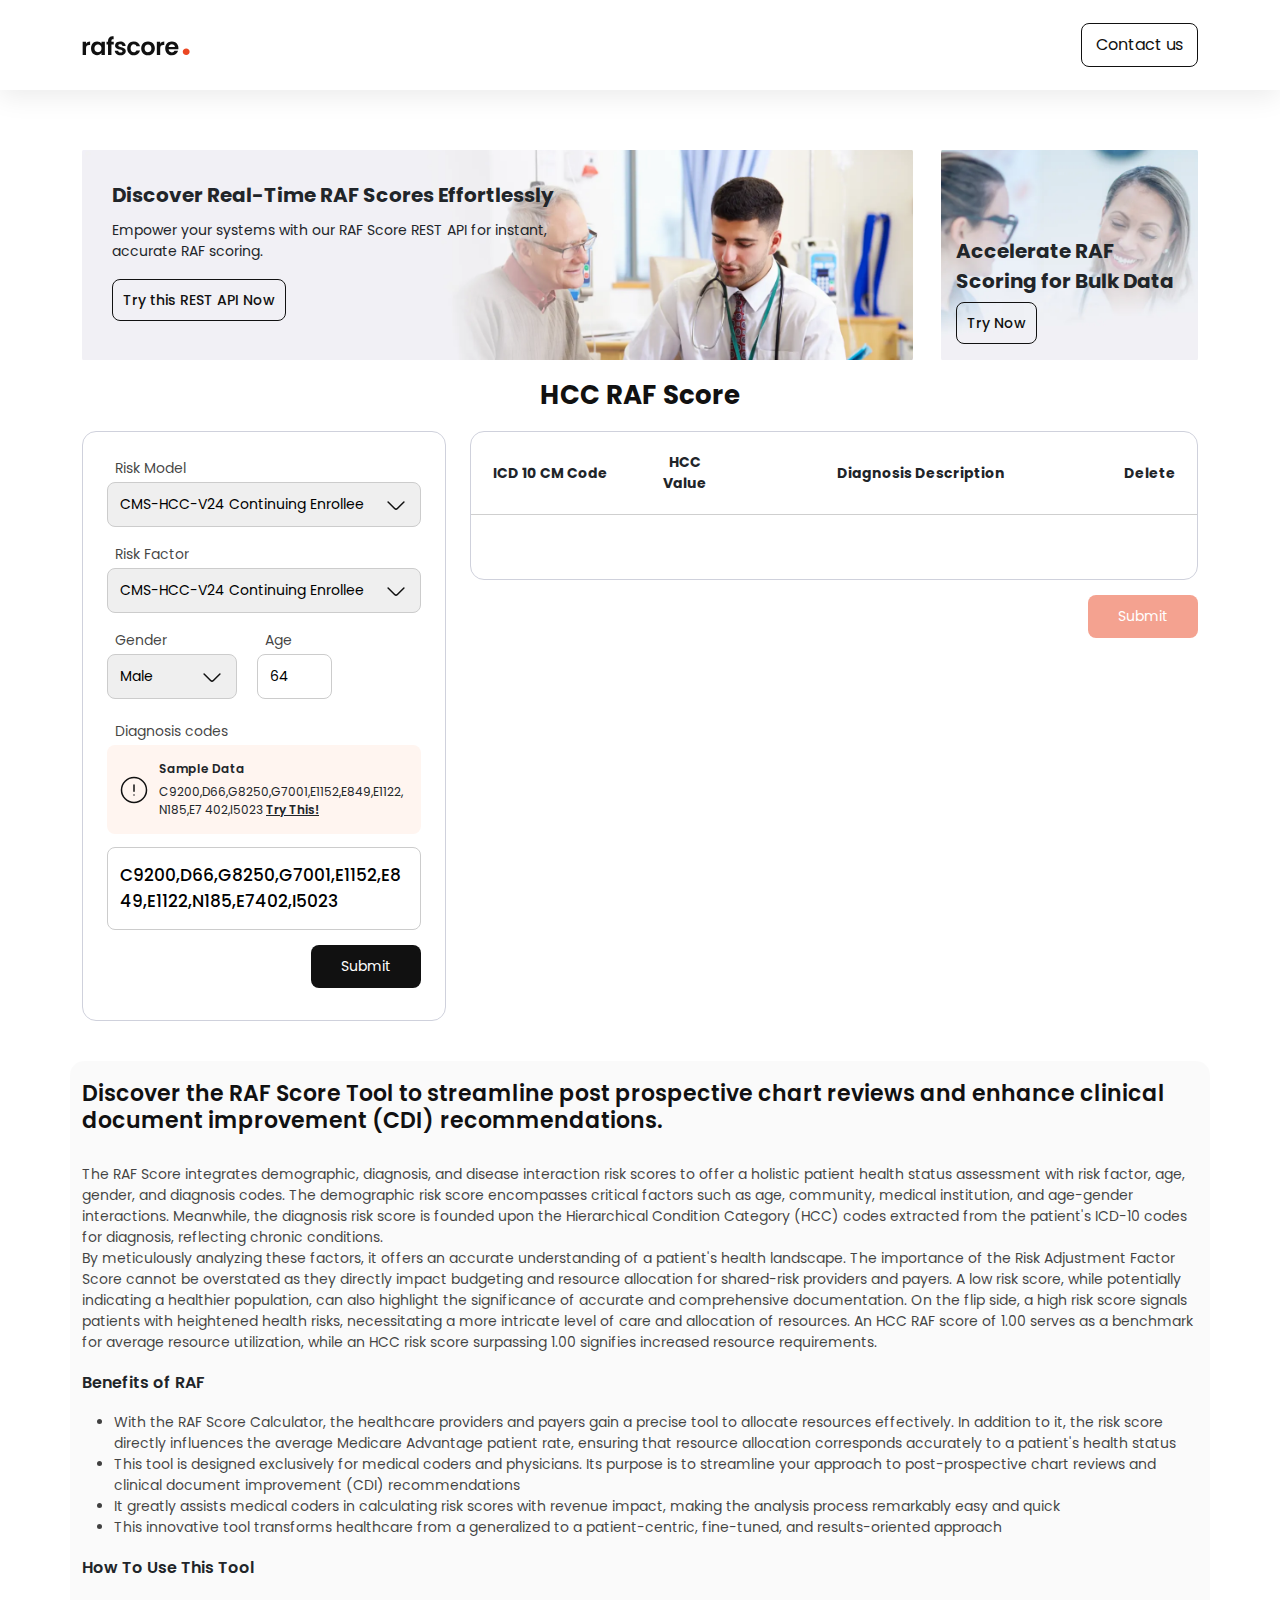
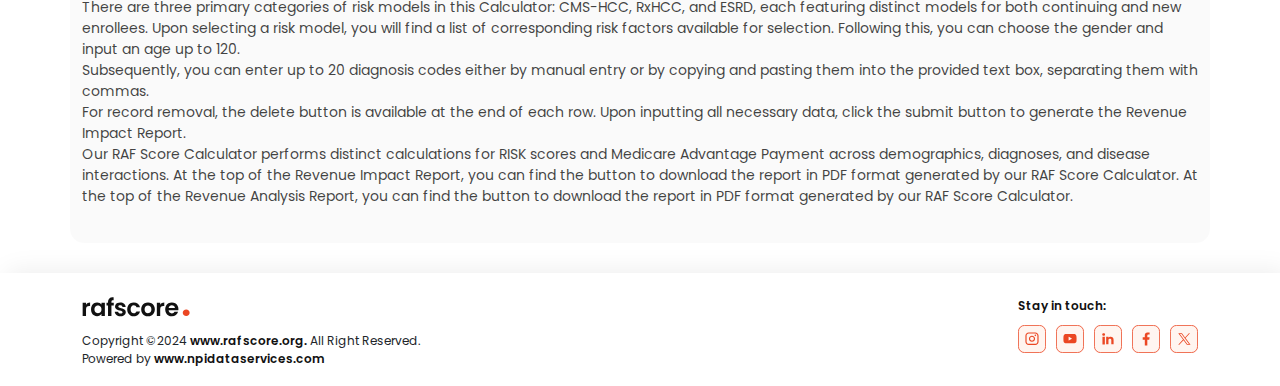
<file: index.html>
<!DOCTYPE html>
<html lang="en">

<head>
    <meta charset="UTF-8">
    <meta name="viewport" content="width=device-width, initial-scale=1.0">
    <title>Document</title>
    <link rel="stylesheet" href="css/style.css">
    <link rel="stylesheet" href="css/bootstrap.min.css">


</head>

<body>
    <header>
        <div class="container">
            <div class="headerContent">
                <div class="leftSideHeader">
                    <div><img src="img/rafscore-logo.svg" alt=""></div>
                </div>
                <div class="rightSideHeader">
                    <div><a href="contact.html" class="contactUsBtn">Contact us</a></div>
                </div>
            </div>

        </div>
    </header>
    <main>
        <!-- Gbanners -->
        <div class="container">
            <div class="Ads-Banner">
                <div class="leftBanner" style="position: relative;">
                    <img src="img/raf-org-5-2-webp.webp" alt="Banner1">
                    <div class="jm-txtOnBanner">
                        <span class="GbannerH">Discover Real-Time RAF Scores Effortlessly</span><br>
                        <span style="font-size: 14px; display: inline-block; margin-top: 10px;">Empower your systems
                            with our RAF Score REST API for instant, <br>
                            accurate RAF scoring.</span>
                        <div style="margin-top: 25px;">
                            <a href="#"
                                style="padding: 10px; border: 1px solid; border-radius: 8px; font-size: 14px; text-decoration: none; color:  #111111; font-weight: 500;">Try
                                this REST API Now</a>
                        </div>

                    </div>
                </div>
                <div class="rightBanner" style="position: relative;">
                    <img src="img/raf-org-6-2-webp.webp" alt="Banner2">
                    <div style="position: absolute; bottom:-5px; left: 15px;">
                        <span style="font-size: 20px;font-weight: 700;">Accelerate RAF <br>
                            Scoring for Bulk Data</span><br>

                        <div style="margin-top: 15px;">
                            <a href="#"
                                style="padding: 10px; border: 1px solid; border-radius: 8px; font-size: 14px; text-decoration: none; color:  #111111; font-weight: 500;">Try
                                Now</a>
                        </div>

                    </div>

                </div>
            </div>
        </div>
        <!-- hcc score -->
        <div class="container">
            <div class="hccHeader" id="hrfHeader">
                <h1>HCC RAF Score</h1>
            </div>
            <div class="hccScore">
                <div class="lefthccBox">
                    <div class="wrapelefthccBox">
                        <form>
                            <div class="div-input">
                                <label for="riskModelInput"><span class="labelText">Risk Model</span></label>
                                <select name="riskModelInput" id="riskModelInput">
                                    <option value="CMS-HCC-V24 Continuing Enrollee" selected>CMS-HCC-V24 Continuing
                                        Enrollee
                                    </option>
                                    <option value="CMS-HCC-V24 Continuing Enrollee">CMS-HCC-V24 Continuing Enrollee
                                    </option>
                                    <option value="CMS-HCC-V24 Continuing Enrollee">CMS-HCC-V24 Continuing Enrollee
                                    </option>
                                </select>
                            </div>
                            <div class="div-input">
                                <label for="riskFactorInput"><span class="labelText">Risk Factor</span></label>
                                <select name="riskFactorInput" id="riskFactorInput">
                                    <option value="CMS-HCC-V24 Continuing Enrollee" selected>CMS-HCC-V24 Continuing
                                        Enrollee
                                    </option>
                                    <option value="CMS-HCC-V24 Continuing Enrollee">CMS-HCC-V24 Continuing Enrollee
                                    </option>
                                    <option value="CMS-HCC-V24 Continuing Enrollee">CMS-HCC-V24 Continuing Enrollee
                                    </option>
                                </select>
                            </div>
                            <div class="div-input-duo">
                                <div class="input1">
                                    <label for="Gender"><span class="labelText">Gender</span></label>
                                    <select name="Gender" id="Gender">
                                        <option value="Male" selected>Male</option>
                                        <option value="Female">Female</option>
                                    </select>
                                </div>
                                <div class="input2">
                                    <label for="Age"><span class="labelText">Age</span></label>
                                    <input type="number" name="Age" id="Age" min="15" max="150" value="64">
                                </div>

                            </div>
                            <div class="warnMessage">
                                <span class="labelText">Diagnosis codes </span>
                                <div class="messagetext">
                                    <div class="leftAreaMesssage">
                                        <img src="img/info.svg" alt="info">
                                    </div>
                                    <div class="rightAreaMessage">
                                        <span class="headingmessage">Sample Data</span>
                                        <span class="sampleCode">
                                            <span class="actualCode"> C9200,D66,G8250,G7001,E1152,E849,E1122,N185,E7
                                                402,I5023 </span><span class="tryThis" onclick="populateInput()">Try
                                                This!</span>
                                        </span>
                                    </div>
                                </div>
                            </div>
                            <div class="div-input codeinputBox">
                                <textarea type="text" name="codeinputBox" id="codeInputBox"
                                    placeholder="Copy and Paste Diagnosis Codes with , in between"
                                    onkeyup="inputChange(event)">C9200,D66,G8250,G7001,E1152,E849,E1122,N185,E7402,I5023</textarea>
                            </div>
                            <div class="submitBtn">
                                <a>Submit</a>
                            </div>


                        </form>
                    </div>

                </div>
                <div class="righthccBox">
                    <div>
                        <div class="wrapetheTable">
                            <table>
                                <thead>
                                    <tr>
                                        <th style="width: 22%;">ICD 10 CM Code</th>
                                        <th style="width: 15%;">HCC Value</th>
                                        <th style="width: 50%;">Diagnosis Description</th>
                                        <th style="width: 13%;">Delete</th>
                                    </tr>
                                </thead>
                                <tbody>
                                    <tr>
                                        <td></td>
                                        <td></td>
                                        <td></td>
                                        <td><img class="deleteIcon" src="img/delete-24px.svg" alt="del"
                                                style="visibility: hidden;"></td>
                                    </tr>
                                </tbody>
                            </table>
                        </div>
                        <div class="hrsubmitBtn ">
                            <a class="innSubmit disable-state">
                                Submit
                            </a>
                        </div>


                    </div>

                </div>

            </div>

        </div>


    </main>
    <div class="container content">
        <h2 class="contentHeading">Discover the RAF Score Tool to streamline post prospective chart reviews and enhance
            clinical
            document improvement (CDI) recommendations.</h2>
        <p>
            The RAF Score integrates demographic, diagnosis, and disease interaction risk scores to offer a holistic
            patient
            health status assessment with risk factor,
            age, gender, and diagnosis codes. The demographic risk score encompasses critical factors such as age,
            community, medical institution, and age-gender
            interactions. Meanwhile, the diagnosis risk score is founded upon the Hierarchical Condition Category (HCC)
            codes extracted from the patient's ICD-10
            codes for diagnosis, reflecting chronic conditions. <br>
            By meticulously analyzing these factors, it offers an accurate understanding of a patient's health
            landscape.
            The importance of the Risk Adjustment Factor
            Score cannot be overstated as they directly impact budgeting and resource allocation for shared-risk
            providers
            and payers.
            A low risk score, while potentially indicating a healthier population, can also highlight the significance
            of
            accurate and comprehensive documentation. On
            the flip side, a high risk score signals patients with heightened health risks, necessitating a more
            intricate
            level of care and allocation of resources. An HCC
            RAF score of 1.00 serves as a benchmark for average resource utilization, while an HCC risk score surpassing
            1.00 signifies increased resource requirements.
        </p>
        <h3>Benefits of RAF</h3>
        <ul>
            <li>With the RAF Score Calculator, the healthcare providers and payers gain a precise tool to allocate
                resources
                effectively. In addition to it, the risk score
                directly influences the average Medicare Advantage patient rate, ensuring that resource allocation
                corresponds accurately to a patient's health status</li>
            <li>
                This tool is designed exclusively for medical coders and physicians. Its purpose is to streamline your
                approach to post-prospective chart reviews and
                clinical document improvement (CDI) recommendations
            </li>
            <li>
                It greatly assists medical coders in calculating risk scores with revenue impact, making the analysis
                process remarkably easy and quick
            </li>
            <li>
                This innovative tool transforms healthcare from a generalized to a patient-centric, fine-tuned, and
                results-oriented approach
            </li>
        </ul>
        <h3>How To Use This Tool</h3>
        <p>
            There are three primary categories of risk models in this Calculator: CMS-HCC, RxHCC, and ESRD, each
            featuring
            distinct models for both continuing and
            new enrollees. Upon selecting a risk model, you will find a list of corresponding risk factors available for
            selection. Following this, you can choose the gender
            and input an age up to 120.<br>
            Subsequently, you can enter up to 20 diagnosis codes either by manual entry or by copying and pasting them
            into
            the provided text box, separating them
            with commas.<br>
            For record removal, the delete button is available at the end of each row. Upon inputting all necessary
            data,
            click the submit button to generate the
            Revenue Impact Report.<br>
            Our RAF Score Calculator performs distinct calculations for RISK scores and Medicare Advantage Payment
            across
            demographics, diagnoses, and disease
            interactions. At the top of the Revenue Impact Report, you can find the button to download the report in PDF
            format generated by our RAF Score Calculator.
            At the top of the Revenue Analysis Report, you can find the button to download the report in PDF format
            generated by our RAF Score Calculator.
        </p>

    </div>
    <footer>
        <div class="container">
            <div class="wrapeFooter">
                <div class="leftFooter">
                    <div class="footerLogo">
                        <img src="img/rafscore-logo.svg" alt="">
                    </div>
                    <div class="footerText1">
                        <span>Copyright ©2024 <a class="webref sboldedTxt"
                                href="https://www.rafscore.org./">www.rafscore.org.</a> All Right Reserved. </span>
                    </div>
                    <div class="footerText2">
                        <span>Powered by <a class="webref sboldedTxt" href="https://www.npidataservices.com/">
                                www.npidataservices.com</a></span>
                    </div>

                </div>
                <div class="rightFooter">
                    <span class="snt sboldedTxt">Stay in touch:</span>
                    <div class="footer-social-icons">
                        <a href="#"><img src="img/ig.svg" alt="ig"></a>
                        <a href="#"><img src="img/yt.svg" alt="yt"></a>
                        <a href="#"><img src="img/li.svg" alt="li"></a>
                        <a href="#"><img src="img/fb.svg" alt="fb"></a>
                        <a href="#"><img src="img/x.svg" alt="X"></a>

                    </div>

                </div>
            </div>

        </div>
    </footer>
    <script src="js/script.js"></script>
</body>

</html>
</file>
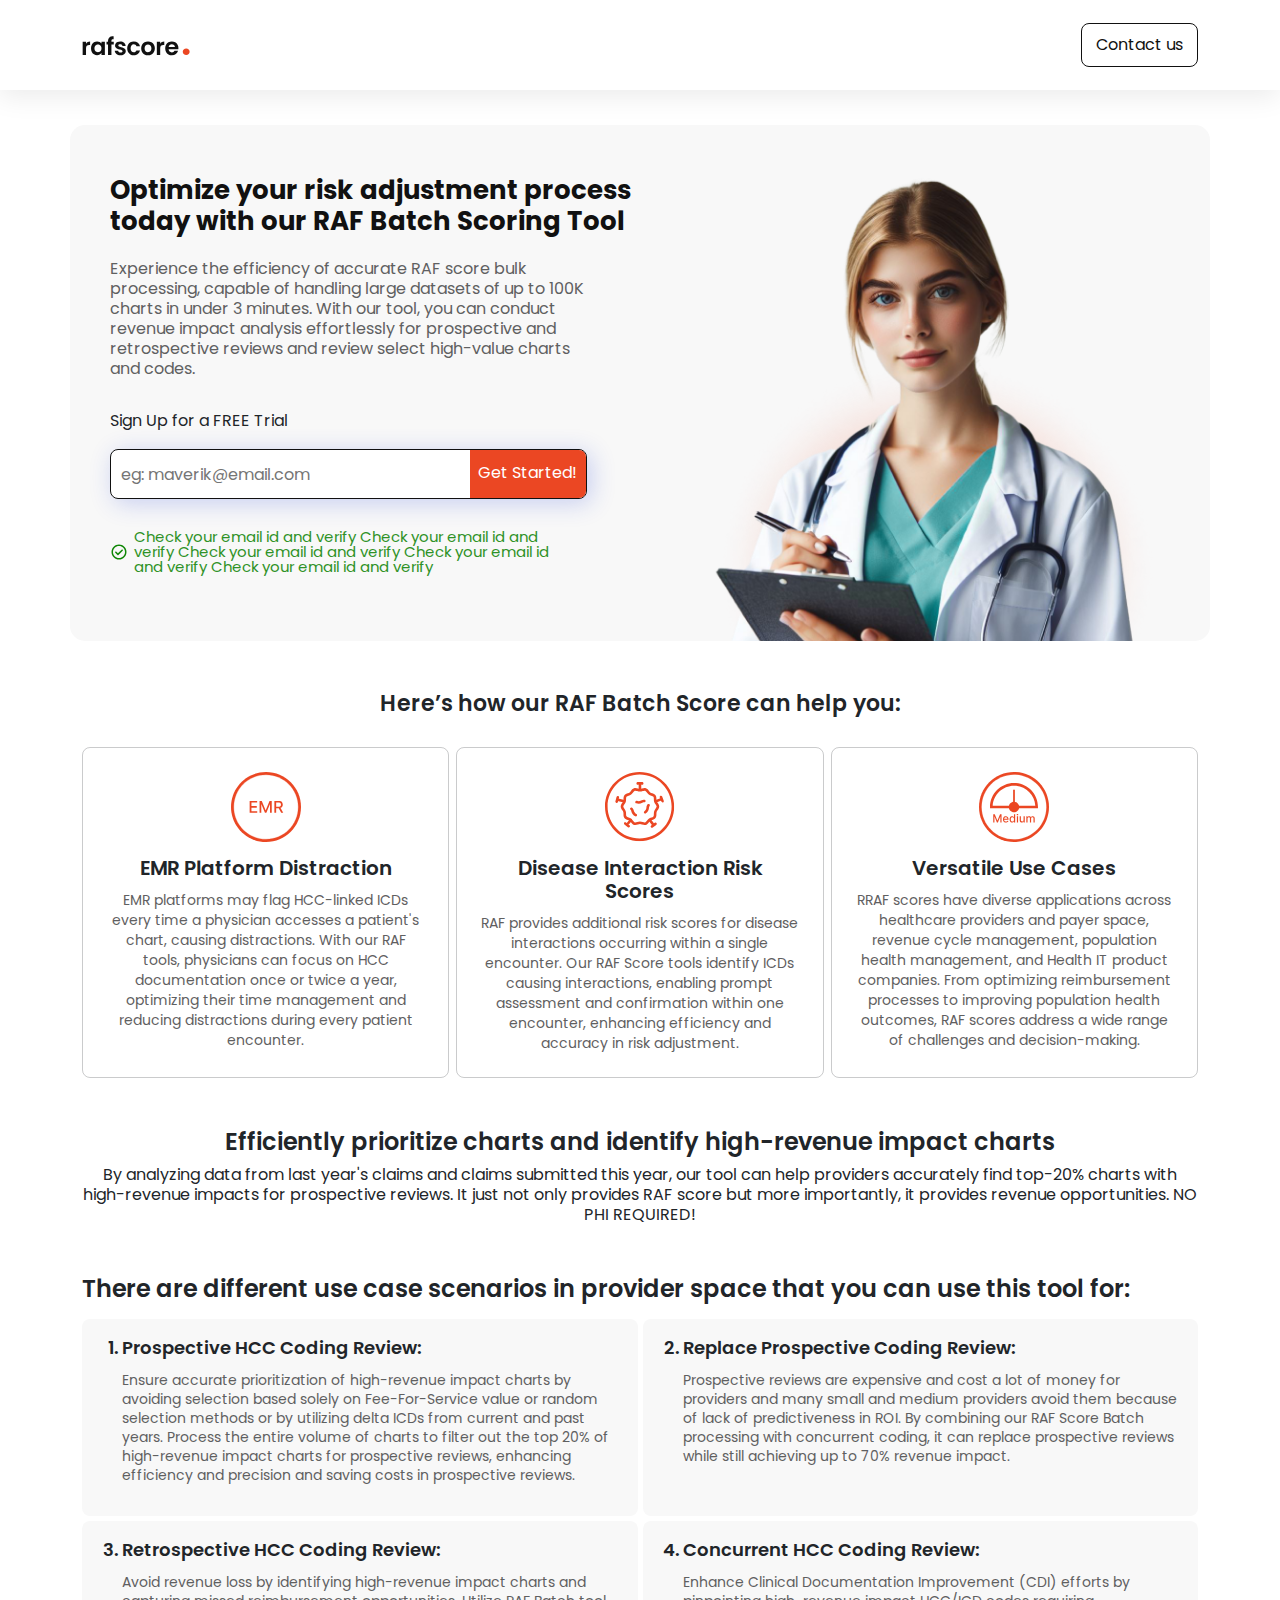
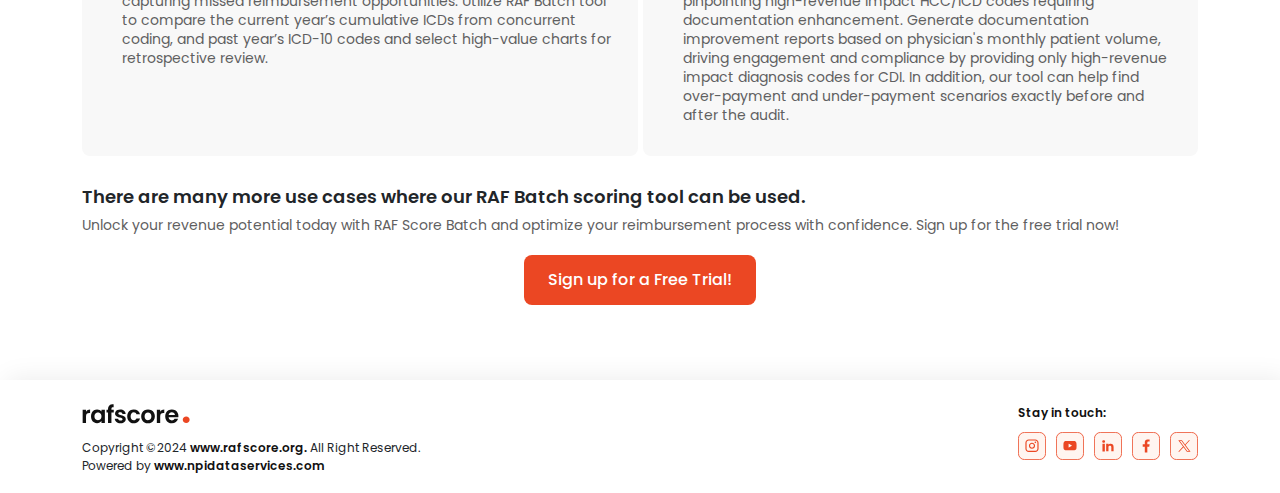
<file: bulk.html>
<!DOCTYPE html>
<html lang="en">

<head>
    <meta charset="UTF-8">
    <meta name="viewport" content="width=device-width, initial-scale=1.0">
    <title>Document</title>
    <link rel="stylesheet" href="css/style.css">
    <link rel="stylesheet" href="css/bootstrap.min.css">


</head>

<body>
    <header>
        <div class="container">
            <div class="headerContent">
                <div class="leftSideHeader">
                    <div><img src="img/rafscore-logo.svg" alt=""></div>
                </div>
                <div class="rightSideHeader">
                    <div><a href="contact.html" class="contactUsBtn">Contact us</a></div>
                </div>
            </div>

        </div>
    </header>
    <main>
        <div class=" container jm-container">
            <div class="jm-leftSide">
                <h1>Optimize your risk adjustment process
                    today with our RAF Batch Scoring Tool</h1>
                <p class="jmPara">Experience the efficiency of accurate RAF score bulk processing,
                    capable of handling large datasets of up to 100K charts in under 3
                    minutes. With our tool, you can conduct revenue impact analysis
                    effortlessly for prospective and retrospective reviews and review
                    select high-value charts and codes.</p>
                <p class="jmFreeTr">
                    Sign Up for a FREE Trial
                </p>
                <div class="getStartinputandbtn">
                    <input type="email" placeholder="eg: maverik@email.com">
                    <a href="#">Get Started!</a>
                </div>
                <div class="jm-successMsg" style="margin-top: 30px;">
                    <div class="tickIcon"><img src="img/tick.svg" alt="tick" width="18px"></div>
                    <div class="succMsgText">Check your email id and verify Check your email id and verify 
                        Check your email id and verify Check your email id and verify 
                        Check your email id and verify
                    </div>
                </div>


            </div>
            <div class="jmRightSide">
                <div style="width: 100%;">
                    <img src="img/bulk@2x.png" alt="bulk-illustration" width="100%">
                </div>
            </div>
        </div>


        <div class="container" style="margin-top: 40px;">
           
            <div class="jmBatchScore">
                <h2 class="jmBatchScoreh2">Here’s how our
                    RAF Batch Score can
                    help you:</h2>

                <div class="jmBatchScoreBoxes">
                    <div class="jmBatchScoreBox" style="">
                        <div class="jmBatchImg"><img src="img/emr-rafscore-org.svg" alt="risk" width="70px"></div>
                        <div class="jmBatchHeading">
                            EMR Platform Distraction
                        </div>
                        <div class="jmBatchText">
                            EMR platforms may flag HCC-linked ICDs every time a physician accesses a patient's chart, causing distractions. With our RAF tools, physicians can focus on HCC documentation once or twice a year, optimizing their time management and reducing distractions during every patient encounter.
                        </div>

                    </div>
                    <div class="jmBatchScoreBox">
                        <div class="jmBatchImg"><img src="img/disease-rafscore-org.svg" alt="risk" width="70px"></div>
                        <div class="jmBatchHeading">
                            Disease Interaction Risk Scores
                        </div>
                        <div class="jmBatchText">
                            RAF provides additional risk scores for disease interactions occurring within a single encounter. Our RAF Score tools identify ICDs causing interactions, enabling prompt assessment and confirmation within one encounter, enhancing efficiency and accuracy in risk adjustment.
                        </div>

                    </div>
                    <div class="jmBatchScoreBox">
                        <div class="jmBatchImg"><img src="img/risk-rafscore-org.svg" alt="risk" width="70px"></div>
                        <div class="jmBatchHeading">
                            Versatile Use Cases
                        </div>
                        <div class="jmBatchText">
                            RRAF scores have diverse applications across healthcare providers and payer space, revenue cycle management, population health management, and Health IT product companies. From optimizing reimbursement processes to improving population health outcomes, RAF scores address a wide range of challenges and decision-making.

                        </div>

                    </div>
                </div>
            </div>
            <div style="margin-top: 50px;">
                <h2  class="JmNewheading">
                    Efficiently prioritize charts and identify high-revenue impact charts
                </h2>
                <p style="line-height: 20px; text-align: center;">By analyzing data from last year's claims and claims submitted this year, our tool can help
                    providers accurately find top-20% charts with high-revenue impacts for prospective reviews. It
                    just not only provides RAF score but more importantly, it provides revenue opportunities. NO PHI
                    REQUIRED!</p>
            </div>


        </div>
        <div class="container" style="margin-top: 50px;">
            <div class="jmScenaios">
                <h2 class="jmScenaiosh2" >There are different use case scenarios in provider space that you can use this tool for:</h2>
                <ol style="padding: 0;">
                    <div class="jmWrapScenarios">
                        <div class="jmScenarioRow" type="1">
                            <div class="jmCasess jmCasessBorderradius">
                                <li class="jmCasessLi">
                                    Prospective HCC Coding Review: </li>
                                <p class="jmCasessPara">Ensure accurate prioritization of high-revenue impact charts by avoiding selection based solely on Fee-For-Service value or random selection methods or by utilizing delta ICDs from current and past years. Process the entire volume of charts to filter out the top 20% of high-revenue impact charts for prospective reviews, enhancing efficiency and precision and saving costs in prospective reviews.</p>
                            </div>
                            <div class="jmCasess jmCasessBorderradius">
                                <li class="jmCasessLi">
                                    Replace Prospective Coding Review: </li>
                                <p class="jmCasessPara">Prospective reviews are expensive and cost a lot of money for providers and many small and medium providers avoid them because of lack of predictiveness in ROI.  By combining our RAF Score Batch processing with concurrent coding, it can replace prospective reviews while still achieving up to 70% revenue impact.
                                </p>
                            </div>

                        </div>
                        <div class="jmScenarioRow" type="1">
                            <div class="jmCasess jmCasessBorderradius">
                                <li class="jmCasessLi">
                                    Retrospective HCC Coding Review:</li>
                                <p class="jmCasessPara">Avoid revenue loss by identifying high-revenue impact charts and capturing missed reimbursement opportunities. Utilize RAF Batch tool to compare the current year’s cumulative ICDs from concurrent coding, and past year’s ICD-10 codes and select high-value charts for retrospective review.</p>
                            </div>
                            <div class="jmCasess jmCasessBorderradius">
                                <li class="jmCasessLi">
                                    Concurrent HCC Coding Review: </li>
                                <p class="jmCasessPara">Enhance Clinical Documentation Improvement (CDI) efforts by pinpointing high-revenue impact HCC/ICD codes requiring documentation enhancement. Generate documentation improvement reports based on physician's monthly patient volume, driving engagement and compliance by providing only high-revenue impact diagnosis codes for CDI. In addition, our tool can help find over-payment and under-payment scenarios exactly before and after the audit.
                                </p>
                            </div>

                        </div>
                        
                    </div>

                </ol>


            </div>
        </div>
        <div class="container" style="margin-bottom: 20px;">
            
            <h3 style="font-size: 18px; font-weight: 600; margin-top: 30px;">
                There are many more use cases where our RAF Batch scoring tool can be used.
            </h3>
            <p class="jmCasessPara">Unlock your revenue potential today with RAF Score Batch and optimize your reimbursement process with confidence. Sign up for the free trial now!  </p>
        </div>

        <div class="container jmUnclock">
            
            <div class="jmCoverBtn">
                <a href="#" class="jmFreesignUp">
                    Sign up for a Free Trial!</a>
            </div>
        </div>



    </main>

    <footer>
        <div class="container">
            <div class="wrapeFooter">
                <div class="leftFooter">
                    <div class="footerLogo">
                        <img src="img/rafscore-logo.svg" alt="">
                    </div>
                    <div class="footerText1">
                        <span>Copyright ©2024 <a class="webref sboldedTxt"
                                href="https://www.rafscore.org./">www.rafscore.org.</a> All Right Reserved. </span>
                    </div>
                    <div class="footerText2">
                        <span>Powered by <a class="webref sboldedTxt" href="https://www.npidataservices.com/">
                                www.npidataservices.com</a></span>
                    </div>

                </div>
                <div class="rightFooter">
                    <span class="snt sboldedTxt">Stay in touch:</span>
                    <div class="footer-social-icons">
                        <a href="#"><img src="img/ig.svg" alt="ig"></a>
                        <a href="#"><img src="img/yt.svg" alt="yt"></a>
                        <a href="#"><img src="img/li.svg" alt="li"></a>
                        <a href="#"><img src="img/fb.svg" alt="fb"></a>
                        <a href="#"><img src="img/x.svg" alt="X"></a>

                    </div>

                </div>
            </div>

        </div>
    </footer>
    <script src="js/script.js"></script>
</body>

</html>
</file>
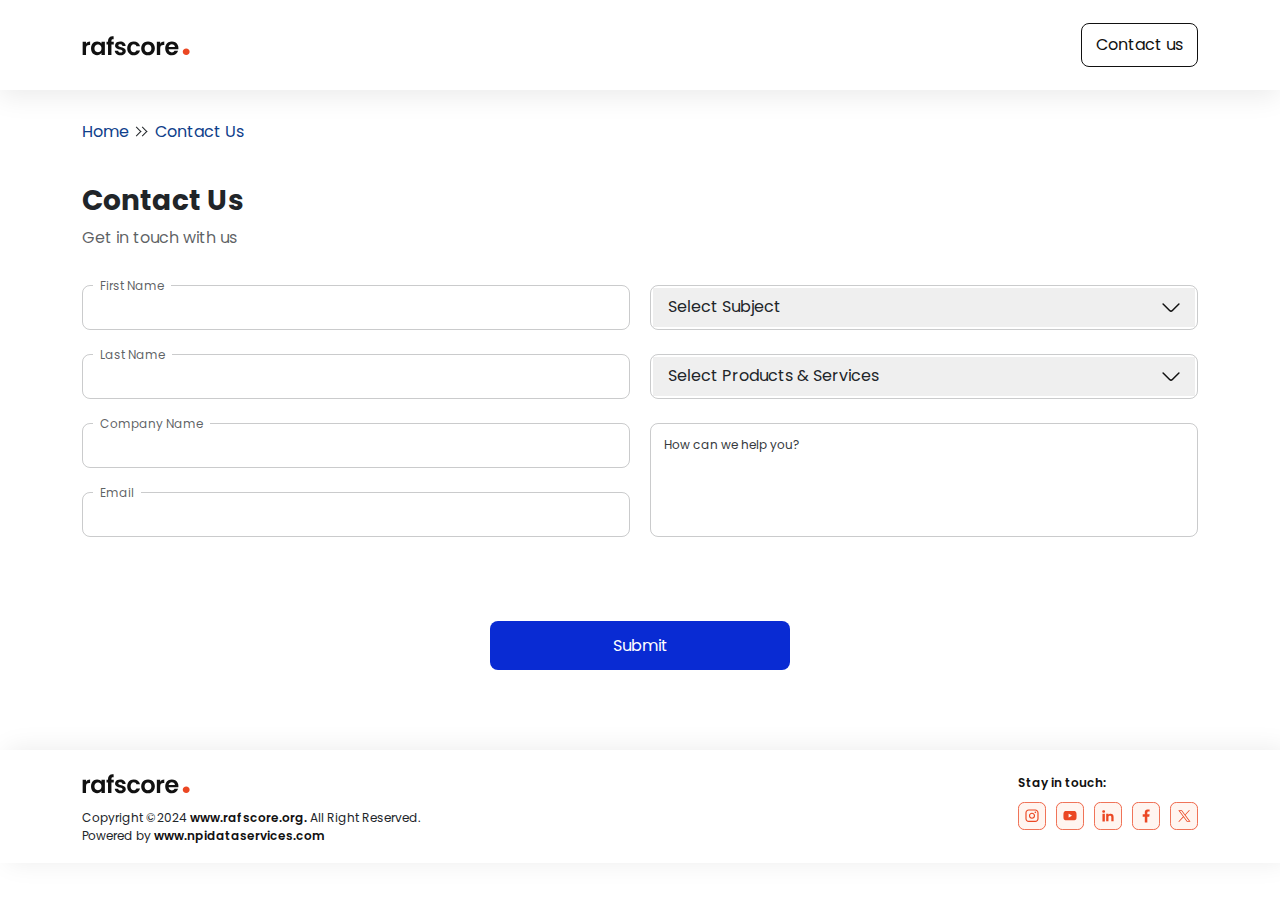
<file: contact.html>
<!DOCTYPE html>
<html lang="en">

<head>
    <meta charset="UTF-8">
    <meta name="viewport" content="width=device-width, initial-scale=1.0">
    <title>Document</title>
    <link rel="stylesheet" href="css/style.css">
    <link rel="stylesheet" href="css/bootstrap.min.css">
    <script src="https://www.google.com/recaptcha/api.js" async defer></script>

</head>

<body>
    <header>
        <div class="container">
            <div class="headerContent">
                <div class="leftSideHeader">
                    <div><img src="img/rafscore-logo.svg" alt=""></div>
                </div>
                <div class="rightSideHeader">
                    <div><a href="contact.html" class="contactUsBtn">Contact us</a></div>
                </div>
            </div>

        </div>
    </header>

    <main>
        <div class="container contatcWrapper">
            <p class="jmCrumb">
                Home <span class="jmCrArro1"></span> <span class="jmCrArro2"></span> Contact Us
            </p>
            <h1 class="jmContacth1">Contact Us</h1>
            <p class="getinT-Jm">Get in touch with us</p>
            <form action="#" autocomplete="off">
                <div class="contantFormBox">
                    <div class="formLeft">
                        <div class="jm-customInputV2">
                            <span class="jmCustomLabelV2">First Name</span>

                            <input type="text" name="email" class="jmEmailInput">
                        </div>
                        <div class="jm-customInputV2">
                            <span class="jmCustomLabelV2">Last Name</span>

                            <input type="text" name="email" class="jmEmailInput">
                        </div>

                        <div class="jm-customInputV2">
                            <span class="jmCustomLabelV2">Company Name</span>

                            <input type="text" name="email" class="jmEmailInput">
                        </div>
                        <div class="jm-customInputV2">
                            <span class="jmCustomLabelV2">Email</span>

                            <input type="email" name="email" class="jmEmailInput">
                        </div>
                    </div>
                    <div class="formRight ">
                        <div class="jm-customInputV2" style="padding: 2px;">
                            <select type="email" name="email" class="jmEmailInput">
                                <option value="Select Subject" selected>Select Subject</option>
                                <option value="Select Subject">Select Subject</option>
                                <option value="Select Subject">Select Subject</option>
                            </select>

                        </div>
                        <div class="jm-customInputV2" style="padding: 2px;">

                            <select type="email" name="email" class="jmEmailInput">
                                <option value="Select Products & Services">Select Products & Services</option>
                                <option value="Select Products & Services">Select Products & Services</option>
                                <option value="Select Products & Services">Select Products & Services</option>
                            </select>
                        </div>
                        <div class="jm-customInputV2" style="margin-bottom: 24px; height: fit-content;">
                            <textarea class="jmEmailInput" rows="3" style="height: 101px; resize: none;"
                                placeholder="How can we help you?"></textarea>

                        </div>
                    </div>

                </div>




            </form>

            <div class="recapcha-wraper">
                <div class="g-recaptcha" data-sitekey="6Ld93aEpAAAAAFFXCOVrF_mznACU-VnxPpthpOa7"></div>
            </div>
            <div class="JM-SubmitBtn-wrape">
                <a href="#" class="JM-SubmitBtn">Submit</a>
            </div>

        </div>

        <script>
            // Get all input, select, and textarea elements
            var inputElements = document.querySelectorAll('input, select, textarea');

            // Loop through each element and add event listeners for focus and blur events
            inputElements.forEach(function (element) {
                element.addEventListener('focus', function () {
                    // Add the class 'focused' to the parent '.jm-customInputV2' element when the element is focused
                    if (this.parentNode.classList.contains('jm-customInputV2')) {
                        this.parentNode.classList.add('focused');
                    }
                    this.setAttribute('autocomplete', 'off');
                });

                element.addEventListener('blur', function () {
                    // Remove the class 'focused' from the parent '.jm-customInputV2' element when the element loses focus
                    if (this.parentNode.classList.contains('jm-customInputV2')) {
                        this.parentNode.classList.remove('focused');
                    }
                });
            });
        </script>



    </main>

    <footer>
        <div class="container">
            <div class="wrapeFooter">
                <div class="leftFooter">
                    <div class="footerLogo">
                        <img src="img/rafscore-logo.svg" alt="">
                    </div>
                    <div class="footerText1">
                        <span>Copyright ©2024 <a class="webref sboldedTxt"
                                href="https://www.rafscore.org./">www.rafscore.org.</a> All Right Reserved. </span>
                    </div>
                    <div class="footerText2">
                        <span>Powered by <a class="webref sboldedTxt" href="https://www.npidataservices.com/">
                                www.npidataservices.com</a></span>
                    </div>

                </div>
                <div class="rightFooter">
                    <span class="snt sboldedTxt">Stay in touch:</span>
                    <div class="footer-social-icons">
                        <a href="#"><img src="img/ig.svg" alt="ig"></a>
                        <a href="#"><img src="img/yt.svg" alt="yt"></a>
                        <a href="#"><img src="img/li.svg" alt="li"></a>
                        <a href="#"><img src="img/fb.svg" alt="fb"></a>
                        <a href="#"><img src="img/x.svg" alt="X"></a>

                    </div>

                </div>
            </div>

        </div>
    </footer>
    <script src="js/script.js"></script>
</body>

</html>
</file>
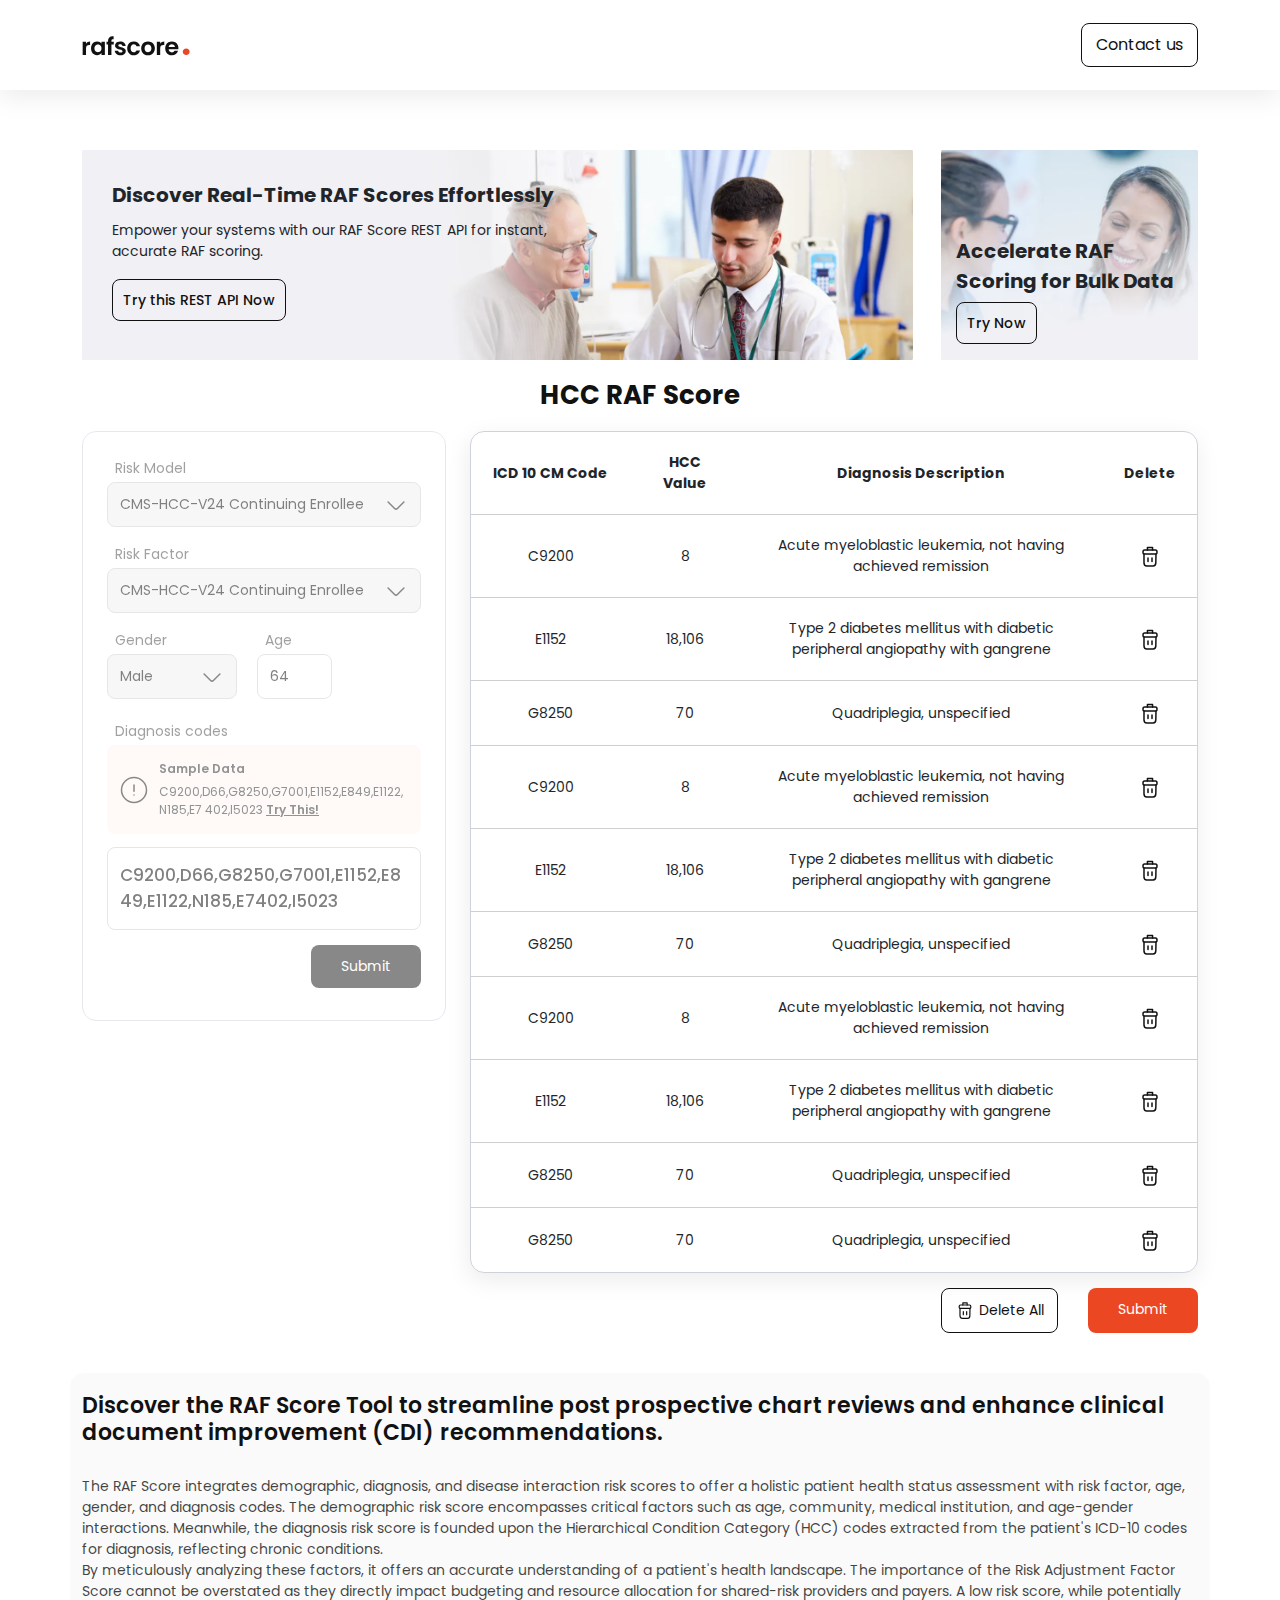
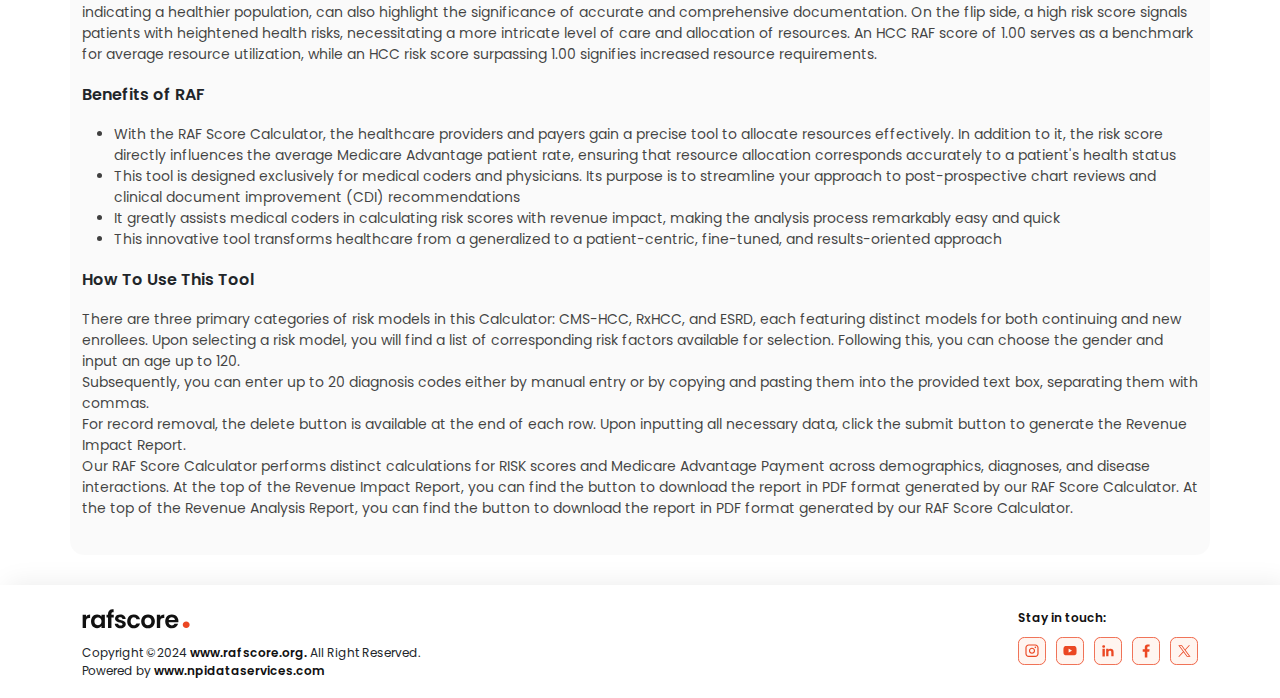
<file: page2.html>
<!DOCTYPE html>
<html lang="en">

<head>
    <meta charset="UTF-8">
    <meta name="viewport" content="width=device-width, initial-scale=1.0">
    <title>Document</title>
    <link rel="stylesheet" href="css/style.css">
    <link rel="stylesheet" href="css/bootstrap.min.css">

</head>

<body>
    <header>
        <div class="container">
            <div class="headerContent">
                <div class="leftSideHeader">
                    <div><img src="img/rafscore-logo.svg" alt=""></div>
                </div>
                <div class="rightSideHeader">
                    <div><a href="contact.html" class="contactUsBtn">Contact us</a></div>
                </div>
            </div>

        </div>
    </header>
    <main>
           <!-- Gbanners -->
           <div class="container">
            <div class="Ads-Banner">
                <div class="leftBanner" style="position: relative;">
                    <img src="img/raf-org-5-2-webp.webp" alt="Banner1">
                    <div class="jm-txtOnBanner">
                        <span class="GbannerH">Discover Real-Time RAF Scores Effortlessly</span><br>
                        <span style="font-size: 14px; display: inline-block; margin-top: 10px;">Empower your systems
                            with our RAF Score REST API for instant, <br>
                            accurate RAF scoring.</span>
                        <div style="margin-top: 25px;">
                            <a href="#"
                                style="padding: 10px; border: 1px solid; border-radius: 8px; font-size: 14px; text-decoration: none; color:  #111111; font-weight: 500;">Try
                                this REST API Now</a>
                        </div>

                    </div>
                </div>
                <div class="rightBanner" style="position: relative;">
                    <img src="img/raf-org-6-2-webp.webp" alt="Banner2">
                    <div style="position: absolute; bottom:-5px; left: 15px;">
                        <span style="font-size: 20px;font-weight: 700;">Accelerate RAF <br>
                            Scoring for Bulk Data</span><br>

                        <div style="margin-top: 15px;">
                            <a href="#"
                                style="padding: 10px; border: 1px solid; border-radius: 8px; font-size: 14px; text-decoration: none; color:  #111111; font-weight: 500;">Try
                                Now</a>
                        </div>

                    </div>

                </div>
            </div>
        </div>
        <!-- hcc score -->
        <div class="container">
            <div class="hccHeader" id="hrfHeader">
                <h1>HCC RAF Score</h1>
            </div>
            <div class="hccScore">
                <div class="lefthccBox disable-state">
                    <div class="wrapelefthccBox">
                        <form>
                            <div class="div-input">
                                <label for="riskModelInput"><span class="labelText">Risk Model</span></label>
                                <select name="riskModelInput" id="riskModelInput">
                                    <option value="CMS-HCC-V24 Continuing Enrollee" selected>CMS-HCC-V24 Continuing
                                        Enrollee
                                    </option>
                                    <option value="CMS-HCC-V24 Continuing Enrollee">CMS-HCC-V24 Continuing Enrollee
                                    </option>
                                    <option value="CMS-HCC-V24 Continuing Enrollee">CMS-HCC-V24 Continuing Enrollee
                                    </option>
                                </select>
                            </div>
                            <div class="div-input">
                                <label for="riskFactorInput"><span class="labelText">Risk Factor</span></label>
                                <select name="riskFactorInput" id="riskFactorInput">
                                    <option value="CMS-HCC-V24 Continuing Enrollee" selected>CMS-HCC-V24 Continuing
                                        Enrollee
                                    </option>
                                    <option value="CMS-HCC-V24 Continuing Enrollee">CMS-HCC-V24 Continuing Enrollee
                                    </option>
                                    <option value="CMS-HCC-V24 Continuing Enrollee">CMS-HCC-V24 Continuing Enrollee
                                    </option>
                                </select>
                            </div>
                            <div class="div-input-duo">
                                <div class="input1">
                                    <label for="Gender"><span class="labelText">Gender</span></label>
                                    <select name="Gender" id="Gender">
                                        <option value="Male" selected>Male</option>
                                        <option value="Female">Female</option>
                                    </select>
                                </div>
                                <div class="input2">
                                    <label for="Age"><span class="labelText">Age</span></label>
                                    <input type="number" name="Age" id="Age" min="15" max="150" value="64">
                                </div>

                            </div>
                            <div class="warnMessage">
                                <span class="labelText">Diagnosis codes </span>
                                <div class="messagetext">
                                    <div class="leftAreaMesssage">
                                        <img src="img/info.svg" alt="info">
                                    </div>
                                    <div class="rightAreaMessage">
                                        <span class="headingmessage">Sample Data</span>
                                        <span class="actualCode"> C9200,D66,G8250,G7001,E1152,E849,E1122,N185,E7
                                            402,I5023 </span><span class="tryThis" onclick="populateInput()">Try This!</span>
                                    </div>
                                </div>
                            </div>
                            <div class="div-input codeinputBox">
                                <textarea type="text" name="codeinputBox" id="codeInputBox"
                                    placeholder="Copy and Paste Diagnosis Codes with , in between" onkeyup="inputChange(event)">C9200,D66,G8250,G7001,E1152,E849,E1122,N185,E7402,I5023</textarea>
                            </div>
                            <div class="submitBtn">
                                <a>Submit</a>
                            </div>


                        </form>
                    </div>

                </div>
                <div class="righthccBox">
                    <div>
                        <div class="wrapetheTable addShadows">
                            <table>
                                <thead>
                                    <tr>
                                        <th style="width: 22%;">ICD 10 CM Code</th>
                                        <th style="width: 15%;">HCC Value</th>
                                        <th style="width: 50%;">Diagnosis Description</th>
                                        <th style="width: 13%;">Delete</th>
                                    </tr>
                                </thead>
                                <tbody>
                                    <tr>
                                        <td>C9200</td>
                                        <td>8</td>
                                        <td>Acute myeloblastic leukemia, not having
                                            achieved remission</td>
                                        <td><img class="deleteIcon" src="img/delete-24px.svg" alt="del"></td>
                                    </tr>
                                    <tr>
                                        <td>E1152</td>
                                        <td>18,106</td>
                                        <td>Type 2 diabetes mellitus with diabetic
                                            peripheral angiopathy with gangrene</td>
                                        <td><img class="deleteIcon" src="img/delete-24px.svg" alt="del"></td>
                                    </tr>
                                    <tr>
                                        <td>G8250</td>
                                        <td>70</td>
                                        <td>Quadriplegia, unspecified</td>
                                        <td><img class="deleteIcon" src="img/delete-24px.svg" alt="del"></td>
                                    </tr>
                                    <tr>
                                        <td>C9200</td>
                                        <td>8</td>
                                        <td>Acute myeloblastic leukemia, not having
                                            achieved remission</td>
                                        <td><img class="deleteIcon" src="img/delete-24px.svg" alt="del"></td>
                                    </tr>
                                    <tr>
                                        <td>E1152</td>
                                        <td>18,106</td>
                                        <td>Type 2 diabetes mellitus with diabetic
                                            peripheral angiopathy with gangrene</td>
                                        <td><img class="deleteIcon" src="img/delete-24px.svg" alt="del"></td>
                                    </tr>
                                    <tr>
                                        <td>G8250</td>
                                        <td>70</td>
                                        <td>Quadriplegia, unspecified</td>
                                        <td><img class="deleteIcon" src="img/delete-24px.svg" alt="del"></td>
                                    </tr>
                                    <tr>
                                        <td>C9200</td>
                                        <td>8</td>
                                        <td>Acute myeloblastic leukemia, not having
                                            achieved remission</td>
                                        <td><img class="deleteIcon" src="img/delete-24px.svg" alt="del"></td>
                                    </tr>
                                    <tr>
                                        <td>E1152</td>
                                        <td>18,106</td>
                                        <td>Type 2 diabetes mellitus with diabetic
                                            peripheral angiopathy with gangrene</td>
                                        <td><img class="deleteIcon" src="img/delete-24px.svg" alt="del"></td>
                                    </tr>
                                    <tr>
                                        <td>G8250</td>
                                        <td>70</td>
                                        <td>Quadriplegia, unspecified</td>
                                        <td><img class="deleteIcon" src="img/delete-24px.svg" alt="del"></td>
                                    </tr>
                                    <tr>
                                        <td>G8250</td>
                                        <td>70</td>
                                        <td>Quadriplegia, unspecified</td>
                                        <td><img class="deleteIcon" src="img/delete-24px.svg" alt="del"></td>
                                    </tr>
                                </tbody>
                            </table>
                        </div>
                        <div class="hrsubmitBtn ">
                            <a class="deleteAllbutton">
                                <img src="img/delete-20px.svg" alt=""> Delete All
                            </a>
                            <a class="innSubmit ">
                                Submit
                            </a>
                        </div>


                    </div>

                </div>

            </div>

        </div>


    </main>
    <div class="container content">
        <h2 class="contentHeading">Discover the RAF Score Tool to streamline post prospective chart reviews and enhance
            clinical
            document improvement (CDI) recommendations.</h2>
        <p>
            The RAF Score integrates demographic, diagnosis, and disease interaction risk scores to offer a holistic
            patient
            health status assessment with risk factor,
            age, gender, and diagnosis codes. The demographic risk score encompasses critical factors such as age,
            community, medical institution, and age-gender
            interactions. Meanwhile, the diagnosis risk score is founded upon the Hierarchical Condition Category (HCC)
            codes extracted from the patient's ICD-10
            codes for diagnosis, reflecting chronic conditions. <br>
            By meticulously analyzing these factors, it offers an accurate understanding of a patient's health
            landscape.
            The importance of the Risk Adjustment Factor
            Score cannot be overstated as they directly impact budgeting and resource allocation for shared-risk
            providers
            and payers.
            A low risk score, while potentially indicating a healthier population, can also highlight the significance
            of
            accurate and comprehensive documentation. On
            the flip side, a high risk score signals patients with heightened health risks, necessitating a more
            intricate
            level of care and allocation of resources. An HCC
            RAF score of 1.00 serves as a benchmark for average resource utilization, while an HCC risk score surpassing
            1.00 signifies increased resource requirements.
        </p>
        <h3>Benefits of RAF</h3>
        <ul>
            <li>With the RAF Score Calculator, the healthcare providers and payers gain a precise tool to allocate
                resources
                effectively. In addition to it, the risk score
                directly influences the average Medicare Advantage patient rate, ensuring that resource allocation
                corresponds accurately to a patient's health status</li>
            <li>
                This tool is designed exclusively for medical coders and physicians. Its purpose is to streamline your
                approach to post-prospective chart reviews and
                clinical document improvement (CDI) recommendations
            </li>
            <li>
                It greatly assists medical coders in calculating risk scores with revenue impact, making the analysis
                process remarkably easy and quick
            </li>
            <li>
                This innovative tool transforms healthcare from a generalized to a patient-centric, fine-tuned, and
                results-oriented approach
            </li>
        </ul>
        <h3>How To Use This Tool</h3>
        <p>
            There are three primary categories of risk models in this Calculator: CMS-HCC, RxHCC, and ESRD, each
            featuring
            distinct models for both continuing and
            new enrollees. Upon selecting a risk model, you will find a list of corresponding risk factors available for
            selection. Following this, you can choose the gender
            and input an age up to 120.<br>
            Subsequently, you can enter up to 20 diagnosis codes either by manual entry or by copying and pasting them
            into
            the provided text box, separating them
            with commas.<br>
            For record removal, the delete button is available at the end of each row. Upon inputting all necessary
            data,
            click the submit button to generate the
            Revenue Impact Report.<br>
            Our RAF Score Calculator performs distinct calculations for RISK scores and Medicare Advantage Payment
            across
            demographics, diagnoses, and disease
            interactions. At the top of the Revenue Impact Report, you can find the button to download the report in PDF
            format generated by our RAF Score Calculator.
            At the top of the Revenue Analysis Report, you can find the button to download the report in PDF format
            generated by our RAF Score Calculator.
        </p>

    </div>
    <footer>
        <div class="container">
            <div class="wrapeFooter">
                <div class="leftFooter">
                    <div class="footerLogo">
                        <img src="img/rafscore-logo.svg" alt="">
                    </div>
                    <div class="footerText1">
                        <span>Copyright ©2024 <a class="webref sboldedTxt"
                                href="https://www.rafscore.org./">www.rafscore.org.</a> All Right Reserved. </span>
                    </div>
                    <div class="footerText2">
                        <span>Powered by <a class="webref sboldedTxt" href="https://www.npidataservices.com/">
                                www.npidataservices.com</a></span>
                    </div>

                </div>
                <div class="rightFooter">
                    <span class="snt sboldedTxt">Stay in touch:</span>
                    <div class="footer-social-icons">
                        <a href="#"><img src="img/ig.svg" alt="ig"></a>
                        <a href="#"><img src="img/yt.svg" alt="yt"></a>
                        <a href="#"><img src="img/li.svg" alt="li"></a>
                        <a href="#"><img src="img/fb.svg" alt="fb"></a>
                        <a href="#"><img src="img/x.svg" alt="X"></a>

                    </div>

                </div>
            </div>

        </div>
    </footer>
    <script src="js/script.js"></script>
</body>

</html>
</file>
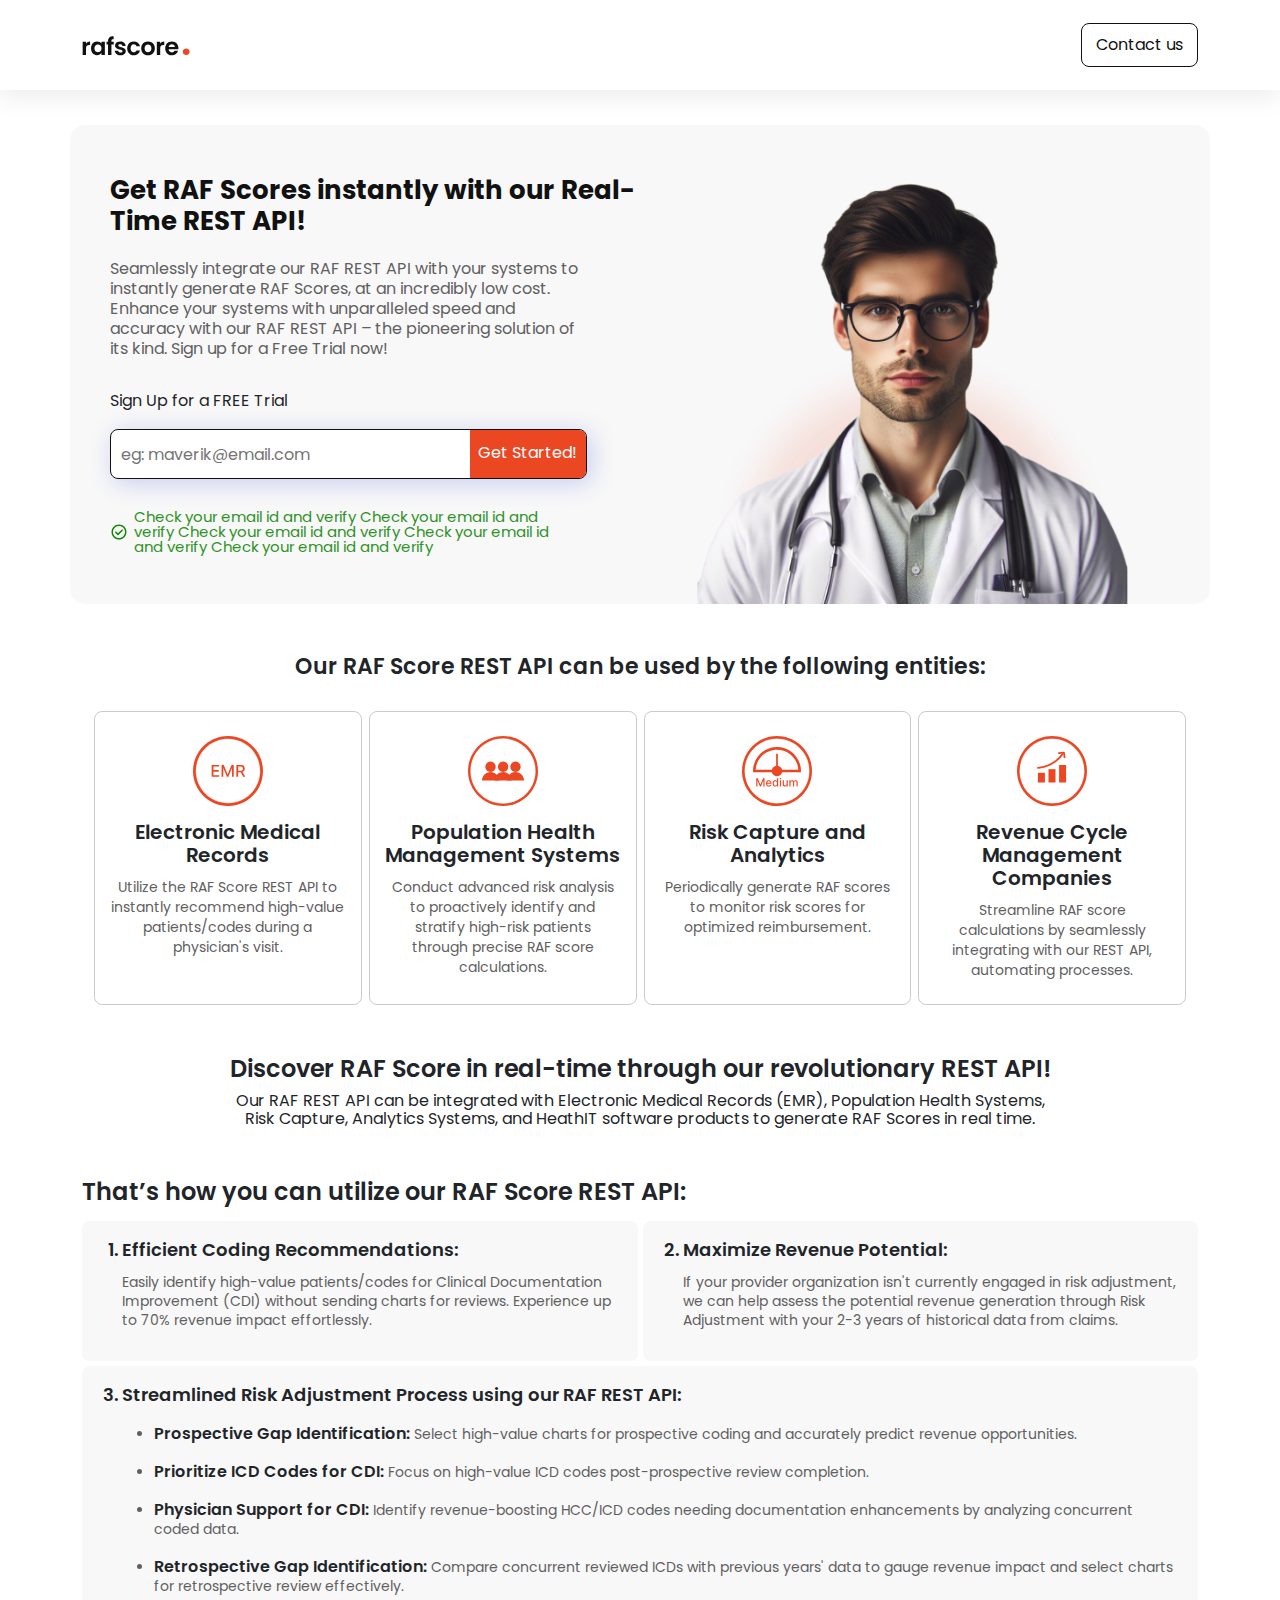
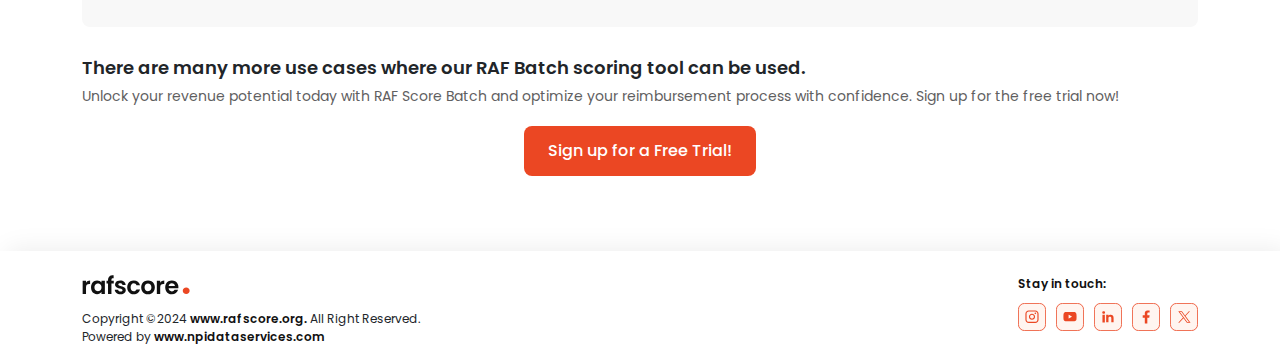
<file: REST_API.html>
<!DOCTYPE html>
<html lang="en">

<head>
    <meta charset="UTF-8">
    <meta name="viewport" content="width=device-width, initial-scale=1.0">
    <title>Document</title>
    <link rel="stylesheet" href="css/style.css">
    <link rel="stylesheet" href="css/bootstrap.min.css">


</head>

<body>
    <header>
        <div class="container">
            <div class="headerContent">
                <div class="leftSideHeader">
                    <div><img src="img/rafscore-logo.svg" alt=""></div>
                </div>
                <div class="rightSideHeader">
                    <div><a href="contact.html" class="contactUsBtn">Contact us</a></div>
                </div>
            </div>

        </div>
    </header>
    <main>
        <div class="jm-container container">
            <div class="jm-leftSide">
                <h1>Get RAF Scores instantly with our Real-Time REST API!</h1>
                <p class="jmPara">Seamlessly integrate our RAF REST API with your systems to instantly generate RAF Scores, at an incredibly low cost. Enhance your systems with unparalleled speed and accuracy with our RAF REST API – the pioneering solution of its kind. 
                    Sign up for a Free Trial now!
                    </p>
                <p class="jmFreeTr">
                    Sign Up for a FREE Trial
                </p>
                <div class="getStartinputandbtn">
                    <input type="email" placeholder="eg: maverik@email.com">
                    <a href="#">Get Started!</a>
                </div>
                <div class="jm-successMsg" style="margin-top: 30px;">
                    <div class="tickIcon"><img src="img/tick.svg" alt="tick" width="18px"></div>
                    <div class="succMsgText">Check your email id and verify Check your email id and verify
                        Check your email id and verify Check your email id and verify
                        Check your email id and verify
                    </div>
                </div>


            </div>
            <div class="jmRightSide">
                <div style="width: 100%;">
                    <img src="img/rest-api@2x.png" alt="bulk-illustration" width="100%">
                </div>
            </div>
        </div>


        <div class="container" style="margin-top: 40px;">
         
            <div class="container" style="margin-top: 40px;">
                <div class="jmBatchScore">
                    <h2 class="jmBatchScoreh2">Our RAF Score REST API can be used by the following entities:</h2>

                    <div class="jmBatchScoreBoxes">
                        <div class="Up-jmBatchScoreBox">
                            <div class="jmBatchImg"><img src="img/emr-rafscore-org.svg" alt="risk" width="70px"></div>
                            <div class="jmBatchHeading">
                                Electronic Medical Records
                            </div>
                            <div class="jmBatchText">
                                Utilize the RAF Score REST API to instantly recommend high-value patients/codes
                                during a physician's visit.
                            </div>

                        </div>
                        <div class="Up-jmBatchScoreBox">
                            <div class="jmBatchImg"><img src="img/population-rafscore-org.svg" alt="risk" width="70px"></div>
                            <div class="jmBatchHeading">
                                Population Health Management Systems
                            </div>
                            <div class="jmBatchText">
                                Conduct advanced risk analysis to proactively identify and stratify high-risk
                                patients through precise RAF score calculations.
                            </div>

                        </div>
                        <div class="Up-jmBatchScoreBox">
                            <div class="jmBatchImg"><img src="img/risk-rafscore-org.svg" alt="risk" width="70px"></div>
                            <div class="jmBatchHeading">
                                Risk Capture and Analytics
                            </div>
                            <div class="jmBatchText">
                                Periodically generate RAF scores to monitor risk scores for optimized reimbursement.

                            </div>

                        </div>
                        <div class="Up-jmBatchScoreBox">
                            <div class="jmBatchImg"><img src="img/revenue-rafscore-org.svg" alt="risk" width="70px"></div>
                            <div class="jmBatchHeading">
                                Revenue Cycle Management Companies
                            </div>
                            <div class="jmBatchText">
                                Streamline RAF score calculations by seamlessly integrating with our REST API,
                                automating processes.

                            </div>

                        </div>
                    </div>
                </div>


            </div>

            <div style="margin-top: 50px;">
                <h2 class="JmNewheading">
                    Discover RAF Score in real-time through our revolutionary REST API!
                </h2>
                <p style="line-height: 18px; text-align: center;">Our RAF REST API can be integrated with Electronic
                    Medical Records (EMR), Population Health Systems, <br> Risk Capture, Analytics Systems, and HeathIT
                    software products to generate RAF Scores in real time. </p>
            </div>


        </div>
        <div class="container" style="margin-top: 50px;">

            <div class="jmScenaios">
                <h2 class="jmScenaiosh2">That’s how you can utilize our RAF Score REST API:</h2>
                <ol style="padding: 0;">
                    <div class="jmWrapScenarios">
                        <div class="jmScenarioRow" type="1">
                            <div class="jmCasess jmCasessBorderradius">
                                <li class="jmCasessLi">
                                    Efficient Coding Recommendations:</li>
                                <p class="jmCasessPara">Easily identify high-value patients/codes for Clinical
                                    Documentation Improvement (CDI) without sending charts for reviews. Experience
                                    up to 70% revenue impact effortlessly.</p>
                            </div>
                            <div class="jmCasess jmCasessBorderradius">
                                <li class="jmCasessLi">
                                    Maximize Revenue Potential:</li>
                                <p class="jmCasessPara"> If your provider organization isn't currently engaged in
                                    risk adjustment, we can help assess the potential revenue generation through
                                    Risk Adjustment with your 2-3 years of historical data from claims.
                                </p>
                            </div>

                        </div>
                        <div class="jmScenarioRow" type="1">
                            <div class="jmCasess jmCasessBorderradius" style="width: 100%;">
                                <li class="jmCasessLi">
                                    Streamlined Risk Adjustment Process using our RAF REST API:</li>
                                <p class="jmCasessPara">
                                <ul style="list-style-type: disc !important;">
                                    <li class="jmCasessPara innerjmCasessPara"><span
                                            class="jmSubHeading">Prospective Gap Identification:</span> Select
                                        high-value charts for prospective coding and accurately predict revenue
                                        opportunities.</li>
                                    <li class="jmCasessPara innerjmCasessPara"><span class="jmSubHeading">Prioritize
                                            ICD Codes for CDI:</span> Focus on high-value ICD codes post-prospective
                                        review completion.</li>
                                    <li class="jmCasessPara innerjmCasessPara"><span class="jmSubHeading">Physician
                                            Support for CDI:</span> Identify revenue-boosting HCC/ICD codes needing
                                        documentation enhancements by analyzing concurrent coded data.</li>
                                    <li class="jmCasessPara innerjmCasessPara"><span
                                            class="jmSubHeading">Retrospective Gap Identification:</span> Compare
                                        concurrent reviewed ICDs with previous years' data to gauge revenue impact
                                        and select charts for retrospective review effectively.</li>
                                </ul>
                                </p>
                            </div>



                        </div>
                    </div>

                </ol>


            </div>

        </div>
        <div class="container" style="margin-bottom: 20px;">
            
            <h3 style="font-size: 18px; font-weight: 600; margin-top: 30px;">
                There are many more use cases where our RAF Batch scoring tool can be used.
            </h3>
            <p class="jmCasessPara">Unlock your revenue potential today with RAF Score Batch and optimize your reimbursement process with confidence. Sign up for the free trial now!  </p>
        </div>

        <div class="container jmUnclock">

            <div class="jmCoverBtn">
                <a href="#" class="jmFreesignUp">
                    Sign up for a Free Trial!</a>
            </div>
        </div>



    </main>

    <footer>
        <div class="container">
            <div class="wrapeFooter">
                <div class="leftFooter">
                    <div class="footerLogo">
                        <img src="img/rafscore-logo.svg" alt="">
                    </div>
                    <div class="footerText1">
                        <span>Copyright ©2024 <a class="webref sboldedTxt"
                                href="https://www.rafscore.org./">www.rafscore.org.</a> All Right Reserved. </span>
                    </div>
                    <div class="footerText2">
                        <span>Powered by <a class="webref sboldedTxt" href="https://www.npidataservices.com/">
                                www.npidataservices.com</a></span>
                    </div>

                </div>
                <div class="rightFooter">
                    <span class="snt sboldedTxt">Stay in touch:</span>
                    <div class="footer-social-icons">
                        <a href="#"><img src="img/ig.svg" alt="ig"></a>
                        <a href="#"><img src="img/yt.svg" alt="yt"></a>
                        <a href="#"><img src="img/li.svg" alt="li"></a>
                        <a href="#"><img src="img/fb.svg" alt="fb"></a>
                        <a href="#"><img src="img/x.svg" alt="X"></a>

                    </div>

                </div>
            </div>

        </div>
    </footer>
    <script src="js/script.js"></script>
</body>

</html>
</file>
<file: css/style.css>
@import url('https://fonts.googleapis.com/css2?family=Poppins:ital,wght@0,100;0,200;0,300;0,400;0,500;0,600;0,700;0,800;0,900;1,100;1,200;1,300;1,400;1,500;1,600;1,700;1,800;1,900&display=swap');
* {
    margin: 0;
    padding: 0;
    font-family: "Poppins", sans-serif;
}
.disabled {
    opacity: 0.5; /* Example styling, adjust as needed */
    pointer-events: none;
}

/* Header Starts */
header {
    height: 90px;
    display: flex;
    align-items: center;
    box-shadow: -1px 7px 25px 0px rgba(17, 17, 17, 0.08);
    justify-content: center;

}

.headerContent {
    display: flex;
    justify-content: space-between;
    align-items: center;
}

.contactUsBtn {
    font-weight: 400;
    text-decoration: none;
    display: inline-block;
    /* min-height: 48px; */
    border-radius: 8px;
    padding: 9px 14px;
    border: 1px solid #111;
    font-size: 16px;
    color: #111111;
}
.contactUsBtn:hover{
    color: #111111;


}


/* Header Ends */
/* main start */
/* Ads Banner Starts */
.Ads-Banner {
    width: 100%;
    display: flex;
    justify-content: space-between;
    margin-top: 60px;
}

.leftBanner {
    height: 180px;
    width: 74.5%;
}

.leftBanner img {
    width: 100%;
    height: 210px;
    object-fit: cover;
}

.rightBanner {
    height: 180px;
    width: 23%;
}

.rightBanner img {
    width: 100%;
    height: 210px;
    object-fit: cover;
}
.GbannerH{
    font-size: 20px;font-weight: 700;
}
.jm-txtOnBanner{
    position: absolute; top: 30px; left: 30px;
}
@media screen and (max-width:790px) {
    .Ads-Banner {
        margin-top: 40px;
        flex-direction: column;
        gap: 46px;
        margin-bottom: 50px;
    }
    .GbannerH{
        font-size: 17px;
    }
    .leftBanner {
        width: 100%;
    }
    .jm-txtOnBanner{
        top: 10px; left: 15px;
    }

    .rightBanner {
        width: 100%;
    }

}

/* Banner Ends */
/* Hcc score starts */
.hccHeader {
    text-align: center;
    margin-top: 50px;
    margin-bottom: 20px;

}

.hccHeader h1 {
    font-size: 26px;
    font-weight: 700;
    color: rgb(17, 17, 17);
}

.hccScore {
    display: flex;
    justify-content: space-between;
    gap: 24px;
    margin-bottom: 40px;
}

.lefthccBox {
    width: 33.33%;

}

.wrapelefthccBox {
    border: 1px solid #CFD1DC;
    border-radius: 14px;
    width: 100%;
    padding: 24px;

}

.righthccBox {
    width: 66.66%;
    /* padding: 24px; */
}

.labelText {
    color: rgba(17, 17, 17, 0.8);
    font-size: 14px;
    font-weight: 400;
    padding-left: 8px;
    margin-bottom: 3px;
    display: inline-block;
}

.lefthccBox select,
.lefthccBox input {
    border: 1px solid #ccc;
    border-radius: 8px;
    padding: 11px 12px;
    font-size: 14px;
    font-weight: 400;
    width: 100%;
    font-size: 14px;
    outline: none;
}

.lefthccBox select {
    -webkit-appearance: none;
    /* For Safari/Chrome */
    -moz-appearance: none;
    /* For Firefox */
    appearance: none;
    /* For modern browsers */
    background-image: url('../img/drop-down.svg');
    /* Set your custom icon */
    padding-right: 42px;
    background-repeat: no-repeat;
    background-position: right 12px center;
    /* Adjust icon position as needed */
    background-size: 24px 24px;
    /* Set icon size */
    cursor: pointer;
}

.lefthccBox select::-ms-expand {
    display: none;
    /* For IE 11 */
}

.lefthccBox select:focus {
    outline: none;
    /* border-color: #007bff; /* Example focus color */
    /* box-shadow: 0 0 0 0.2rem rgba(0, 123, 255, 0.25);  */
}

.div-input {
    margin-bottom: 15px;

}

.div-input-duo {
    display: flex;
    gap: 20px;
    margin-bottom: 20px;
}

.input1 {
    width: 130px;
}

.input2 {
    width: 75px;
}

.messagetext {
    display: flex;
    word-break: break-word;
    font-size: 12px;
    background-color: #FFF5F0;
    border-radius: 8px;
    padding: 15px 12px;
    gap: 10px;
    align-items: center;
    margin-bottom: 13px;
}

.headingmessage {
    font-weight: 600;
    margin-bottom: 5px;
    display: inline-block;
}

.tryThis {
    cursor: pointer;
    font-weight: 600;
    text-decoration: underline;
}

#codeInputBox {
    min-height: 70px;
    word-wrap: break-word;
    border: 1px solid #ccc;
    border-radius: 8px;
    font-size: 14px;
    font-weight: 400;
    width: 100%;
    padding: 15px 12px;
    font-size: 14px;
    outline: none;
    resize: none;
    font-size: 17px;
    font-weight: 500;
    overflow-y: auto;
}
#codeInputBox::placeholder{
    font-size: 11px;
}
/* Custom scrollbar */
#codeInputBox::-webkit-scrollbar {
    width: 5px;
    /* Set the width of the scrollbar */
}

/* Custom scrollbar track */
#codeInputBox::-webkit-scrollbar-track {
    background-color: transparent;
    /* Set track color to transparent */
    border-radius: 8px;
    /* Set border radius */
}

/* Custom scrollbar thumb */
#codeInputBox::-webkit-scrollbar-thumb {
    background-color: rgba(0, 0, 0, 0.2);
    /* Set thumb color */
    border-radius: 8px;
    /* Set border radius */
}

.codeinputBox {
    margin-bottom: 8px;

}

.submitBtn {
    width: 100%;
    display: flex;
    justify-content: flex-end;
    margin-bottom: 8px;
    color: #fff;
    cursor: pointer;
}

.submitBtn a {
    font-weight: 400;
    text-decoration: none;
    display: inline-block;
    border-radius: 8px;
    padding: 11px 30px;
    font-size: 14px;
    color: #fff;
    background-color: #111111;
}

.submitBtn a:hover {
    color: #fff;
}

.wrapetheTable {
    width: 100%;
    border: 1px solid #CFD1DC;
    border-radius: 14px;

}


.wrapetheTable table {
    width: 100%;
    padding: 24px;

}

.wrapetheTable table thead {
    border-bottom: 1px solid rgba(17, 17, 17, 0.2);

}

.wrapetheTable table th {
    font-size: 14px;
    padding: 20px 15px;
    border-radius: 14px;
    text-align: center;

}

.righthccBox table tr td {
    padding: 20px 20px;
    font-size: 14px;
    text-align: center;

}

.righthccBox table tbody tr {
    border-bottom: 1px solid rgba(17, 17, 17, 0.2);

}

.righthccBox table tbody tr:last-child {
    border-bottom: none;

}

.wrapetheTable table .emptycell {
    font-size: 14px;
    padding: 35px;

}

.hrsubmitBtn {
    width: 100%;
    display: flex;
    justify-content: flex-end;
    margin-top: 15px;
}

.deleteIcon {
    cursor: pointer;
}

.hrsubmitBtn .innSubmit {
    font-weight: 400;
    text-decoration: none;
    display: inline-block;
    border-radius: 8px;
    padding: 11px 30px;
    font-size: 14px;
    color: #fff;
    background-color: #EB4723;
    cursor: pointer;

}

.hrsubmitBtn img {
    vertical-align: top;
}

.deleteAllbutton {
    font-weight: 400;
    text-decoration: none;
    display: inline-block;
    border-radius: 8px;
    padding: 11px 13px;
    font-size: 14px;
    color: #111111;
    border: 1px solid #111111;
    text-align: center;
    margin-right: 30px;
    cursor: pointer;

}
.deleteAllbutton:hover{
    color: #111111;
}

.hrsubmitBtn .innSubmit:hover {
    color: #fff;
}

.disable-state {
    opacity: 0.5;
    pointer-events: none;
}

.pointerNone {
    pointer-events: none;
}

.addShadows {
    box-shadow: -1px 7px 25px 0px rgba(17, 17, 17, 0.08);
    -webkit-box-shadow: -1px 7px 25px 0px rgba(17, 17, 17, 0.08);
    -moz-box-shadow: -1px 7px 25px 0px rgba(17, 17, 17, 0.08);
}
.rmShadows{
    box-shadow: unset;
}
.hide{
    display: none;
}
.show{
    display: block;
}
.updateWidth{
    width: 100%;
    display: flex;
    justify-content: space-between;
    gap: 24px;

}
.inner-lefthccBox{
    width: 58%;
}
.inner-righthccBox{
    width: 42%;

}
.inner-wrapetheTable{
    width: 100%;
    border: 1px solid #CFD1DC;
    border-radius: 14px;
    box-shadow: -1px 7px 25px 0px rgba(17, 17, 17, 0.08);
    -webkit-box-shadow: -1px 7px 25px 0px rgba(17, 17, 17, 0.08);
    -moz-box-shadow: -1px 7px 25px 0px rgba(17, 17, 17, 0.08);

}
.pdfBtn{
    display: flex;
    flex-direction: column;
    align-items: flex-end;
    margin-top: 15px;
}
.getPdf{
    font-weight: 400;
    text-decoration: none;
    display: inline-block;
    border-radius: 8px;
    text-align: center;
    padding: 10px 15px;
    font-size: 14px;
    color: #fff;
    background-color: #EB4723;
    cursor: pointer;
}
.getPdf img{
    vertical-align: top;
    width: 17px;
    margin-right: 2px;

}
.getPdf:hover{
    color: #fff;
}
.getPdfText{
    font-size: 13px;
    text-decoration: none;
    font-weight: 400;
    color: rgba(17, 17, 17, 0.8);
    margin-top: 5px;
    margin-right: 13px;

}
.edsubmitBtn{
    width: 100%;
    display: flex;
    justify-content: flex-end;
    margin-top: 15px;
}
.editCodes {
    font-weight: 400;
    text-decoration: none;
    display: inline-block;
    border-radius: 8px;
    padding: 11px 13px;
    font-size: 14px;
    color: #111111;
    border: 1px solid #111111;
    text-align: center;
    cursor: pointer;
}
.inner-righthccBox table{
    width: 100%;
    

}
.inner-righthccBox table th{
    text-align: center;
    padding: 16px 0px !important;
    width: 33.33%;
    font-size: 14px;
}
.inner-righthccBox table thead {
    border-bottom: 1px solid rgba(17, 17, 17, 0.2);

}
.inner-righthccBox table td{
    font-size: 14px;
    padding: 16px 0px !important;
    border: 14px;
}


.inner-righthccBoxtable tbody tr:last-child {
    border-bottom: none;

}
.colorRed{
    color: red !important;
}
.categoryRow{
    background-color: rgba(207, 209, 220, 0.3);
}
.inner-righthccBox table .categoryRow td{
    padding: 9px  !important;

}
.grandTotalRow td{
    background-color: #FFF5F0;
    font-weight: 600;
}
.grandTotalRow td:first-child{
    border-bottom-left-radius: 14px;
}
.grandTotalRow td:last-child{
    border-bottom-right-radius: 14px;
}
@media screen and (max-width:790px) {
    .hccScore {
        flex-direction: column;
    }

    .lefthccBox {
        width: 100%;
    }

    .righthccBox {
        width: 100%;
    }

    .hccHeader {
        margin-top: 25px;
    }


    .wrapetheTable table tr td{
        padding: 20px 15px;
    }

    /* Custom scrollbar */
    .wrapetheTable::-webkit-scrollbar {
        width: 5px;
        /* Set the width of the scrollbar */
    }

    /* Custom scrollbar track */
    .wrapetheTable::-webkit-scrollbar-track {
        background-color: transparent;
        /* Set track color to transparent */
        border-radius: 8px;
        /* Set border radius */
    }

    /* Custom scrollbar thumb */
    .wrapetheTable::-webkit-scrollbar-thumb {
        background-color: rgba(0, 0, 0, 0.2);
        /* Set thumb color */
        border-radius: 8px;
        /* Set border radius */
    }


}
@media screen and (max-width:370px) {
    .wrapetheTable table tr td{
        padding: 20px 1px;
    }
    
}
@media screen and (max-width:350px) {
    .wrapetheTable table tr th{
        word-break: break-word;
    }
    
}
@media screen and (max-width:980px) {
    .updateWidth{
        flex-direction: column;
    }
    .inner-righthccBox{
        width: 100%;
    }
    .inner-lefthccBox{
        width: 100%;
    }
    
}
.content {
    background-color: rgba(17, 17, 17, 0.02);
    padding: 20px;
    border-radius: 14px;
}

.contentHeading {
    font-weight: 600;
    font-size: 22px;
    color: rgb(17, 17, 17);
    margin-bottom: 30px;
}

.content p {
    font-size: 14px;
    color: rgba(17, 17, 17, 0.8);


}

.content ul li {
    font-size: 14px;
    color: rgba(17, 17, 17, 0.8);
}

.content h3 {
    font-size: 16px;
    font-weight: 600;
    margin-top: 20px;
    margin-bottom: 20px;

}

/* Footer */
footer{
    margin-top: 30px;
    box-shadow: 7px -1px 25px 0px rgba(17, 17, 17, 0.08);
}
.wrapeFooter{
    padding-top: 24px;
    padding-bottom: 18px;
    width: 100%;
    display: flex;
    justify-content: space-between;
    font-size: 12px;

}
.sboldedTxt{
    font-weight: 600;
    font-size: 12px;
    color: #111111;

}
.webref{
    text-decoration: none;
}
.footerText1{
    margin-top: 15px;
}
.footerLogo{
    margin-bottom: 10px;
}
.footer-social-icons{
    display: flex;
    gap: 10px;
    margin-top: 10px;
}
.footer-social-icons img{
    width: 28px;

}
@media screen and (max-width:790px) {
    .wrapeFooter{
        flex-direction: column;
        gap:30px
    }
    .footer-social-icons{
        margin-top: 12px;
    }

}

/* contact page CSS */
.jmCrumb {
    color: rgba(17, 17, 17, 0.7);
    margin-top: 30px;
}

.jmCrArro1 {
    color: #212529;
    display: inline-block;
    width: 7px;
    height: 7px;
    border-bottom: 1px solid;
    border-right: 1px solid;
    transform: translateY(-2px) rotate(-45deg);
}

.jmCrArro2 {
    color: #212529;
    display: inline-block;
    width: 7px;
    height: 7px;
    border-bottom: 1px solid;
    border-right: 1px solid;
    transform: translateX(-5px) translateY(-2px) rotate(-45deg);
}

.jmContacth1 {
    margin-top: 40px;
    font-weight: 700;
    font-size: 28px;
}

.jm-customInputV2 {
    width: 100%;
    height: 45px;
    border: 1px solid rgb(207, 209, 220);
    padding: 2px 13px;
    position: relative;
    margin-bottom: 24px;
    border-radius: 8px;
}

.jm-customInputV2.focused {
    border: 1px solid rgb(17, 17, 17);
}
.jm-customInputV2 select {
    padding-left: 15px;
-webkit-appearance: none;
/* For Safari/Chrome */
-moz-appearance: none;
/* For Firefox */
appearance: none;
/* For modern browsers */
background-image: url('../img/drop-down.svg');
/* Set your custom icon */
padding-right: 42px;
background-repeat: no-repeat;
background-position: right 12px center;
/* Adjust icon position as needed */
background-size: 24px 24px;
/* Set icon size */
cursor: pointer;
}

.jm-customInputV2 select::-ms-expand {
display: none;
/* For IE 11 */
}

.jm-customInputV2 textarea {
    padding-top: 10px;
}

.jm-customInputV2 textarea::placeholder {
    font-size: 12px;
    color: rgba(17, 17, 17, 0.5);
    /* opacity: 0.9; */
}

.jmCustomLabelV2 {
    position: absolute;
    background-color: #fff;
    top: -9px;
    font-size: 12px;
    padding-left: 7px;
    padding-right: 7px;
    left: 10px;
    color: rgba(17, 17, 17, 0.5);
}

.jmInputBoxV2 {
    outline: none;
    border: none;
    width: 100%;
    height: 100%;
    color: #212529 !important;
}

.jmEmailInput {
    outline: none;
    border: none;
    width: 100%;
    height: 100%;
    color: #212529 !important;
}

.contantFormBox {
    display: flex;
    justify-content: space-between;
    gap: 20px;
}

.formLeft {
    width: 50%;
}

.getinT-Jm {
    color: rgba(17, 17, 17, 0.5);
    margin-bottom: 35px;
}

.formRight {
    width: 50%;
}

.JM-SubmitBtn {
    width: 300px;
    height: 49px;
    text-align: center;
    background-color: #EB4723;
    color: #fff;
    line-height: 49px;
    border-radius: 8px;
    font-size: 16px;
    margin-top: 15px;
    margin-bottom: 50px;
    text-decoration: none;
}

.JM-SubmitBtn:hover {
    color: #fff;
}

.JM-SubmitBtn-wrape {
    display: flex;
    justify-content: center;
    margin-top: 20px;
}

.recapcha-wraper {
    display: flex;
    justify-content: center;
    margin-top: 20px;
}

@media screen and (max-width:600px) {
    .contantFormBox {
        flex-direction: column;
        gap: unset;
    }

    .formLeft {
        width: 100%;
    }

    .formRight {
        width: 100%;
    }

    .JM-SubmitBtn-wrape {
        display: flex;
        justify-content: start;
        margin-top: 20px;
    }

    .recapcha-wraper {
        display: flex;
        justify-content: start;
        margin-top: 20px;
    }

    .JM-SubmitBtn {
        width: 248px;
    }


}


/* Signin flow pages */
.jm-container {
    padding: 50px 40px !important;
    padding-bottom: 0 !important;
    display: flex;
    width: 100%;
    justify-content: space-between;
    background-color: #F8F8F8;
    border-radius: 15px;
    margin-top: 35px;
    margin-bottom: 50px;

}

.jm-container div {
    background-color: transparent;
}

.jm-container h1 {
    color: #111111;
    font-weight: 700;
    font-size: 26px;
}

.jmPara {
    width: 90%;
    font-size: 16px;
    line-height: 20px;
    margin-top: 22px;
    color: rgb(95, 96, 97);
}

.jmFreeTr {
    margin-top: 30px;
    color: #212529;
}

.getStartinputandbtn {
    width: 90%;
    display: flex;
    height: 50px;
    border-radius: 8px;
    padding-left: 10px;
    background-color: #fff !important;
    border: 1px solid #111111;
    box-shadow: 4px 4px 24px 0px rgba(34, 63, 215, 0.23);
    -webkit-box-shadow: 4px 4px 24px 0px rgba(34, 63, 215, 0.23);
    -moz-box-shadow: 4px 4px 24px 0px rgba(34, 63, 215, 0.23);
}

.jmFreeTr2 {
    padding-bottom: 50px;
    padding-top: 40px;
}

.jm-leftSide {
    width: 50%;
    padding-bottom: 50px;
}

.jmRightSide {
    width: 50%;
    display: flex;
    align-items: flex-end;
}

.jm-SignUp {
    border: 1px solid rgba(33, 37, 41, 0.24);
    padding: 28px;
    padding-bottom: 36px;
    border-radius: 13px;
    box-shadow: 4px 4px 24px 0px rgba(34, 63, 215, 0.23);
    -webkit-box-shadow: 4px 4px 24px 0px rgba(34, 63, 215, 0.23);
    -moo-box-shadow: 4px 4px 24px 0px rgba(34, 63, 215, 0.23);
    background-color: #fff;
}

.signUpBox-Jm {
    width: 32%;
    padding-top: 60px;
    padding-bottom: 80px;
}

.jmSignupH2 {
    font-size: 24px;
    font-weight: 600;
    color: #111111;
    margin-bottom: 12px;
}

.jmSignSpan {
    font-size: 14px;
    line-height: 18px;
    display: inline-block;
    margin-bottom: 25px;
    color: rgba(33, 37, 41, 0.72);
}

.jm-customInput {
    width: 100%;
    height: 45px;
    border: 1px solid rgba(33, 37, 41, 0.24);
    border-radius: 8px;
    padding: 2px 13px;
    position: relative;
}
.jmCustomLabel {
    position: absolute;
    background-color: #fff;
    top: -9px;
    font-size: 12px;
    padding-left: 7px;
    padding-right: 7px;
    left: 10px;
    color: rgba(33, 37, 41, 0.6);
}

.jmEmailInput {
    outline: none;
    border: none;
    width: 100%;
    height: 100%;
    color: #212529 !important;
}

.jmAlignBtn {
    display: flex;
    justify-content: flex-end;
}

.jmGetStBtn {
    display: inline-block;
    border-radius: 8px;
    padding: 12px 12px;
    font-size: 14px;
    font-weight: 500;
    background-color: #EB4723;
    color: #fff;
    margin-top: 10px;
    margin-bottom: 25px;
    text-decoration: none;
}

.jmGetStBtn:hover {
    color: #fff
}
/* Contact page CSS */
.jmCrumb {
    color: #0f408b;
    margin-top: 30px;
}

.jmCrArro1 {
    color: #212529;
    display: inline-block;
    width: 7px;
    height: 7px;
    border-bottom: 1px solid;
    border-right: 1px solid;
    transform: translateY(-2px) rotate(-45deg);
}

.jmCrArro2 {
    color: #212529;
    display: inline-block;
    width: 7px;
    height: 7px;
    border-bottom: 1px solid;
    border-right: 1px solid;
    transform: translateX(-5px) translateY(-2px) rotate(-45deg);
}

.jmContacth1 {
    margin-top: 40px;
    font-weight: 700;
}

.jm-customInputV2 {
    width: 100%;
    height: 45px;
    border: 1px solid rgba(33, 37, 41, .24);
    padding: 2px 13px;
    position: relative;
    margin-bottom: 24px;
}

.jm-customInputV2.focused {
    border: 1px solid rgb(15, 64, 139);
}

.jm-customInputV2 textarea {
    padding-top: 10px;
}

.jm-customInputV2 textarea::placeholder {
    font-size: 12px;
    color: #212529;
    opacity: 0.9;
}

.jmCustomLabelV2 {
    position: absolute;
    background-color: #fff;
    top: -9px;
    font-size: 12px;
    padding-left: 7px;
    padding-right: 7px;
    left: 10px;
    color: rgba(33, 37, 41, 0.72);
}

.jmInputBoxV2 {
    outline: none;
    border: none;
    width: 100%;
    height: 100%;
    color: #212529 !important;
}

.contantFormBox {
    display: flex;
    justify-content: space-between;
    gap: 20px;
}

.formLeft {
    width: 50%;
}

.getinT-Jm {
    color: rgba(33, 37, 41, 0.72);
    margin-bottom: 35px;
}

.formRight {
    width: 50%;
}
.JM-SubmitBtn{
    width: 300px; height: 49px; text-align: center; background-color: #092BD3;color: #fff;line-height: 49px; border-radius: 8px; font-size: 16px; margin-top: 20px;margin-bottom: 50px;text-decoration: none;
}
.JM-SubmitBtn:hover{
    color: #fff;
}
.JM-SubmitBtn-wrape{
    display: flex;justify-content: center; margin-top: 20px;
}
.recapcha-wraper{
    display: flex;justify-content: center; margin-top: 20px;
}

@media screen and (max-width:600px) {
    .contantFormBox {
        flex-direction: column;
        gap: unset;
    }

    .formLeft {
        width: 100%;
    }

    .formRight {
        width: 100%;
    }
    .JM-SubmitBtn-wrape{
    display: flex;justify-content: start; margin-top: 20px;
}
.recapcha-wraper{
    display: flex;justify-content: start; margin-top: 20px;
}
.JM-SubmitBtn{
    width: 248px;
}


}

.jm-successMsg {
    display: flex;
    align-items: center;
    gap: 6px;
}

.tickIcon img {
    vertical-align: middle;
}

.succMsgText {
    width: 80%;
    line-height: 15px;
    font-size: 15px;
    color: rgb(47, 146, 39);
}

.jmBluBg {
    background-color: #4865FE;
    padding-top: 30px;
    padding-bottom: 30px;
}

.jm-bluTap {
    background-color: transparent;
}

.jm-bluTaph2 {
    color: #fff;
    font-weight: 600;
    margin-bottom: 15px;
    font-size: 28px;
}

.jm-bluTaphpr {
    color: #fff;
    font-size: 20px;
    line-height: 30px;
    margin-bottom: 0;
    font-weight: 400;
}

.jmBatchScoreh2 {
    color: #212529;
    font-weight: 600;
    text-align: center;
    font-size: 22px;
}

.JmNewheading {
    text-align: center;
    font-size: 24px;
    font-weight: 600;
}

.jmBatchScoreBoxes {
    margin-top: 30px;
    width: 100%;
    display: flex;
    justify-content: space-between;
    gap: 7px;
}

.jmBatchScoreBox {
    width: 33.33%;
    display: flex;
    align-items: center;
    flex-direction: column;
    padding: 24px;
    border: 1px solid rgba(33, 37, 41, 0.24);
    border-radius: 8px;
}

.Up-jmBatchScoreBox {
    width: 25%;
    display: flex;
    align-items: center;
    flex-direction: column;
    padding: 24px 15px;
    border: 1px solid rgba(33, 37, 41, 0.24);
    border-radius: 8px;
}

.jmBatchHeading {
    font-size: 20px;
    font-weight: 600;
    margin-top: 15px;
    text-align: center;
    line-height: 23px;
}

.jmBatchText {
    font-size: 14px;
    font-weight: 400;
    line-height: 20px;
    text-align: center;
    margin-top: 10px;
    color: #5F6061;
}

.jmScenaiosh2 {
    color: #212529;
    font-weight: 600;
    margin-bottom: 15px;
    font-size: 24px;
}

.jmWrapScenarios {
    display: flex;
    flex-direction: column;
    gap: 5px;
}

.jmScenarioRow {
    display: flex;
    justify-content: space-between;
    gap: 5px
}

.jmCasess {
    width: 50%;
    background-color: #F8F8F8;
    padding-left: 40px;
    padding-right: 20px;
    padding-top: 15px;
    padding-bottom: 15px;
}

.jmCasessLi {
    color: #212529;
    font-size: 18px;
    font-weight: 600;
    margin-bottom: 10px;
}

.jmCasessPara {
    line-height: 19px;
    font-size: 14px;
    color: #5F6061;
}

.jmUnclock {
    margin-top: 0px;
    margin-bottom: 50px;
}

.jmUnlockPara {
    padding-left: 40px;
    padding-right: 40px;
    color: rgba(33, 37, 41, 0.8);
    font-size: 16px;
}

.jmCoverBtn {
    display: flex;
    justify-content: center;
}

.jmFreesignUp {
    display: inline-block;
    border-radius: 8px;
    padding: 13px 24px;
    font-size: 16px;
    font-weight: 500;
    background-color: #EB4723;
    color: #fff;
    margin-bottom: 25px;
    text-decoration: none;
}

.jmFreesignUp:hover {
    color: #fff;
}

.jmSubHeading {
    font-size: 16px;
    font-weight: 600;
    color: #212529;
}

.innerjmCasessPara {
    padding-bottom: 18px;
}

.innerjmCasessPara:last-child {
    padding-bottom: 0;
}

.jmCasessBorderradius {
    border-radius: 8px;
}

.SignupBoxWraper {
    display: flex;
    justify-content: center;
}

.getStartinputandbtn input {
    width: 75%;
    height: 100%;
    outline: none;
    border: none;
}

.getStartinputandbtn a {
    width: 25%;
    text-align: center;
    background-color: #EB4723;
    border-top-right-radius: 7px;
    border-bottom-right-radius: 7px;
    color: #fff;
    line-height: 46px;
    font-weight: 400;
    text-decoration: none;
}
.getStartinputandbtn a:hover {
    color: #fff;
}

@media screen and (max-width:1100px) {
    .signUpBox-Jm {
        width: 50%;
    }

}

@media screen and (max-width:991px) {


    .signUpBox-Jm {
        width: 50%;
    }

}

@media screen and (max-width:769px) {
    .jmBatchScoreBoxes {
        flex-direction: column;
    }

    .jmBatchScoreBox {
        width: 100%;
    }

    .Up-jmBatchScoreBox {
        width: 100%;
    }

    .signUpBox-Jm {
        width: 90%;
    }

    .jmPara {
        width: 100%;
    }

    .succMsgText {
        width: 100%;
    }

    .getStartinputandbtn {
        width: 100%;
    }

    .getStartinputandbtn input {
        width: 62%;
    }

    .getStartinputandbtn a {
        width: 38%;
    }

}

@media screen and (max-width:575px) {
    .jm-container {
        flex-direction: column;
        padding-top: 10px;
    }

    .jm-leftSide {
        width: 100%;
    }

    .signUpBox-Jm {
        padding-top: 20px;
    }

    .jmRightSide {
        width: 100%;
        margin-top: 30px;
    }

    .jmFreeTr {
        margin-top: 5px;
        margin-bottom: 5px;

    }

    .jmFreeTr2 {
        padding-top: 0;
        padding-bottom: 0;
    }

    .jmBatchScoreh2 {
        font-size: 22px;
    }

    .jmScenaiosh2 {
        font-size: 22px;


    }

    .jm-bluTaph2 {
        font-size: 22px;
    }

    .jm-bluTaphpr {
        font-size: 16px;
        line-height: 20px;
    }

    .jmBatchHeading {
        text-align: center;
    }

    .jmScenarioRow {
        flex-direction: column;
    }

    .jmCasess {
        width: 100%;
    }

}
@media screen and (max-width:356px) {
    .getStartinputandbtn a {
        width: 100px;
    }

    

}
</file>
